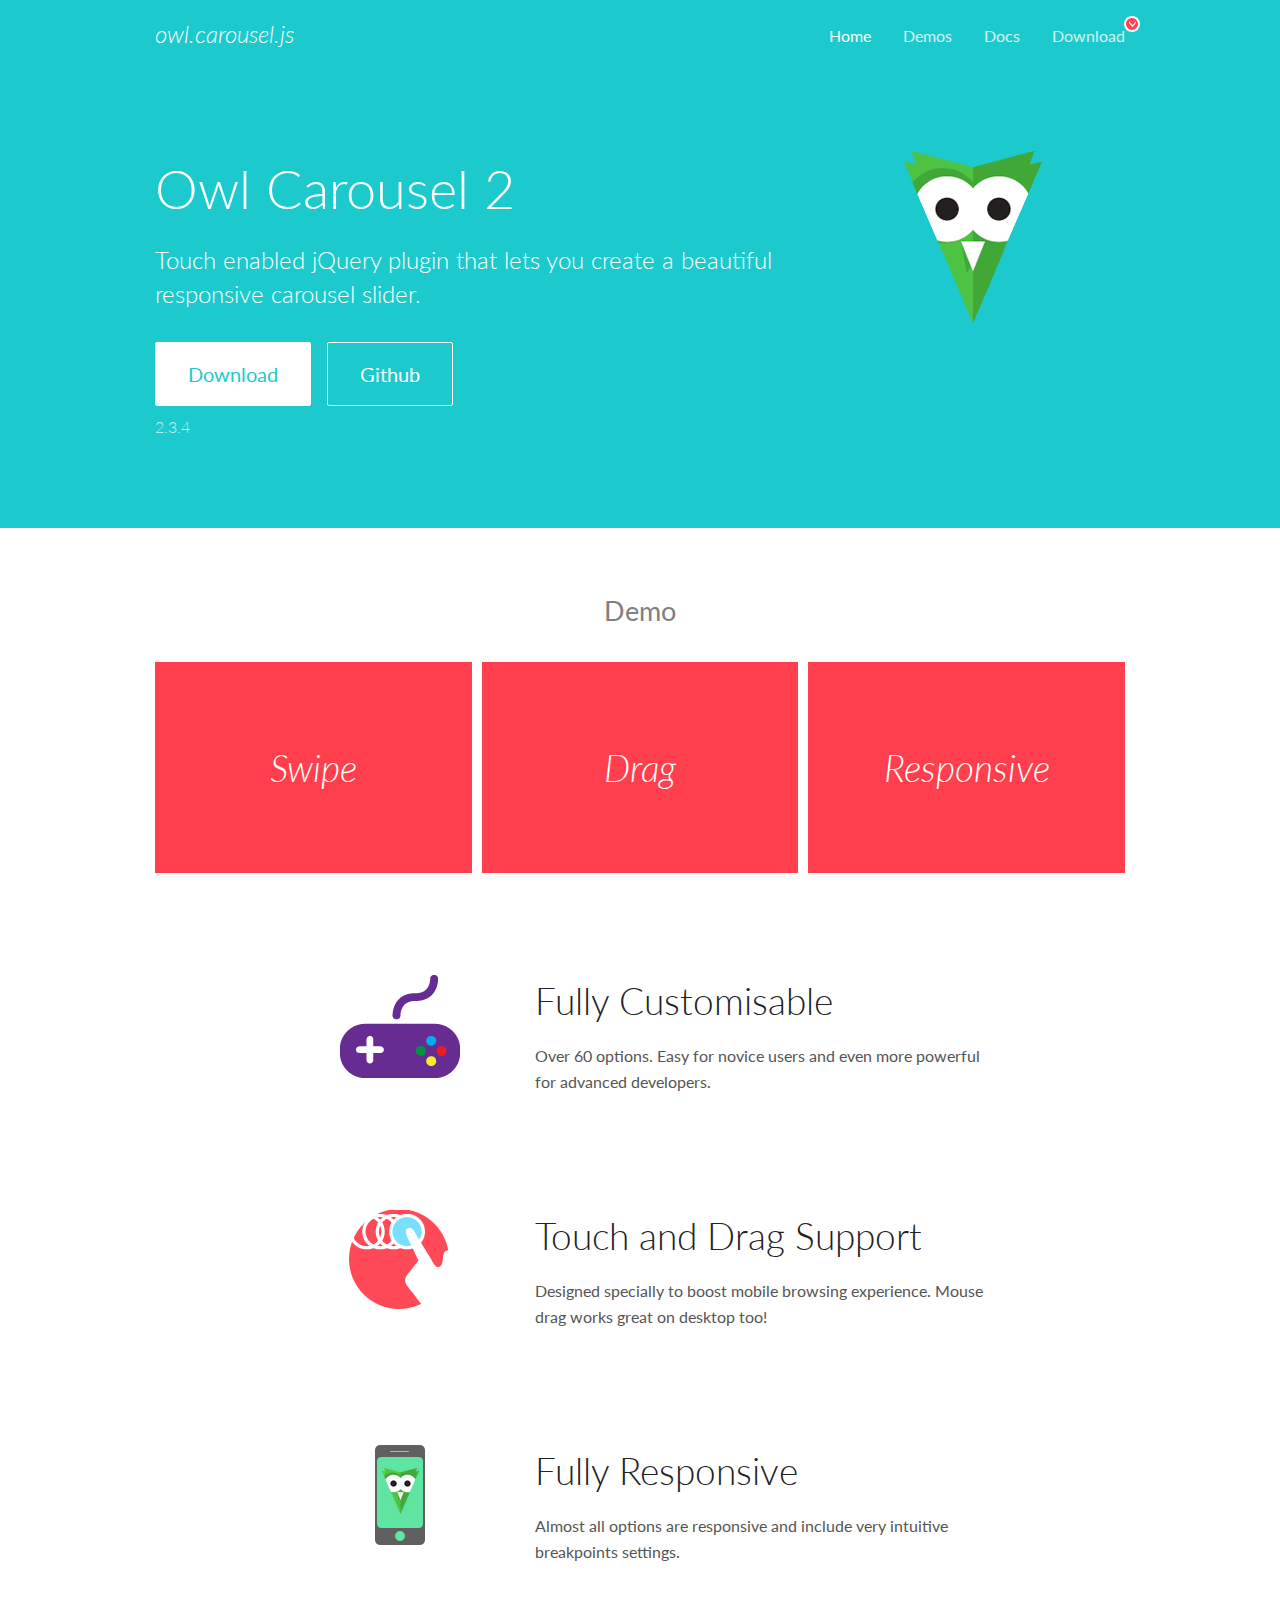
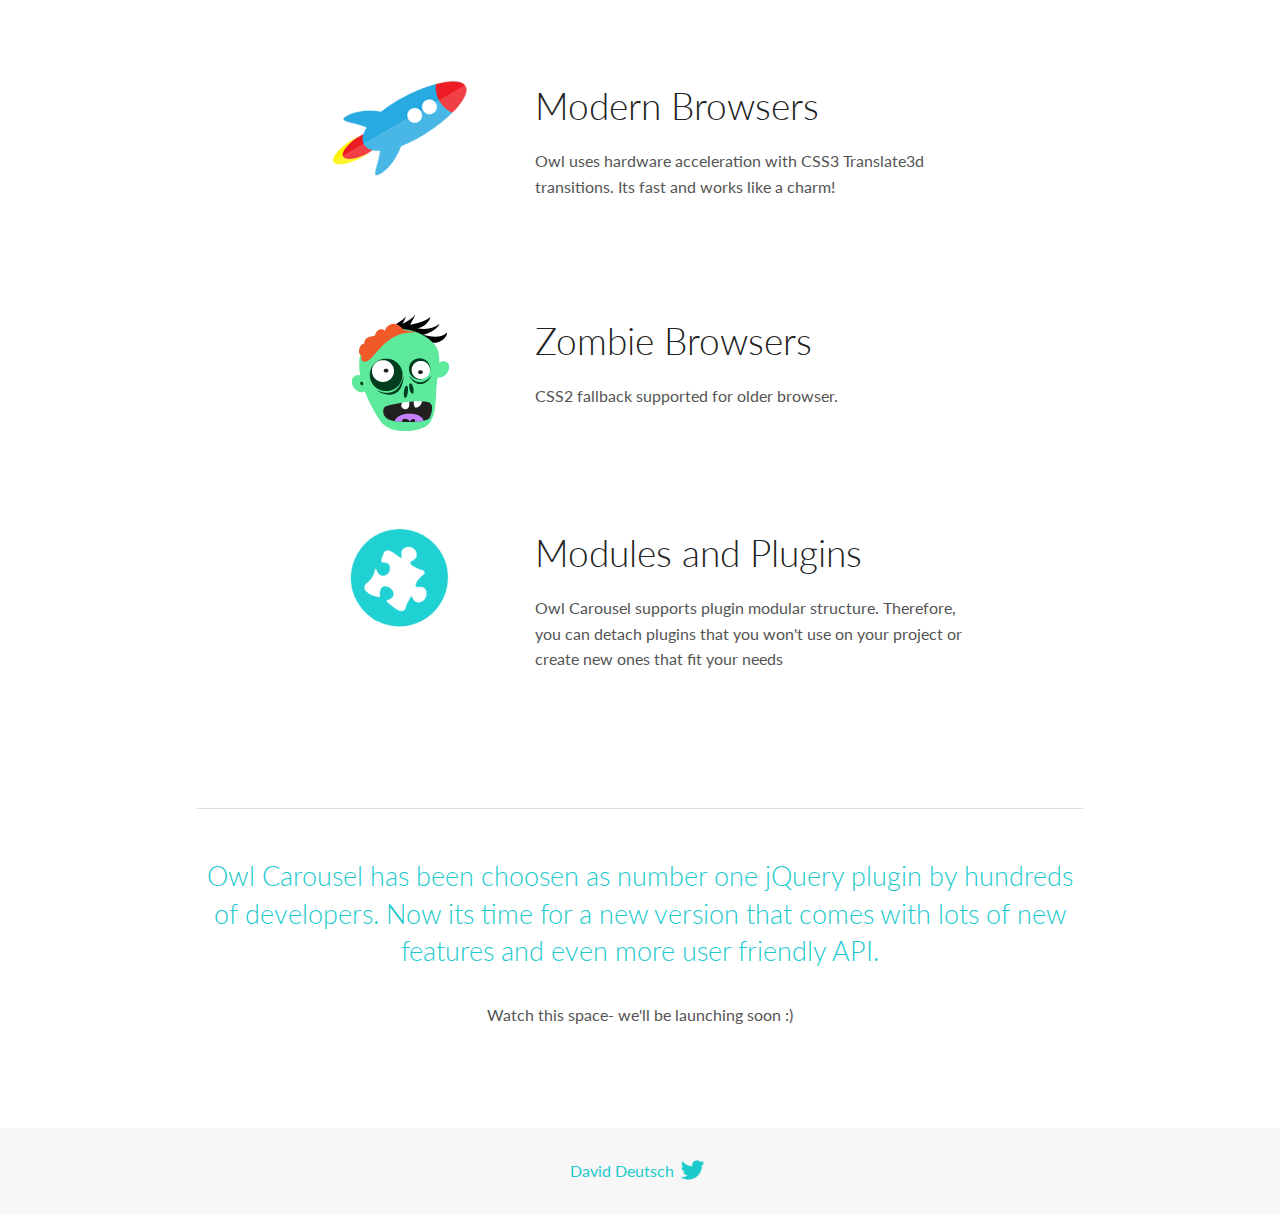
<file: OwlCarousel2-2.3.4/docs/index.html>
<!DOCTYPE html>
<html lang="en">
  <head>

    <!-- head -->
    <meta charset="utf-8">
    <meta name="msapplication-tap-highlight" content="no" />
    <meta name="viewport" content="width=device-width, initial-scale=1.0" />
    <meta name="description" content="Touch enabled jQuery plugin that lets you create beautiful responsive carousel slider.">
    <meta name="author" content="David Deutsch">
    <title>
      Home | Owl Carousel | 2.3.4
    </title>

    <!-- Stylesheets -->
    <link href='https://fonts.googleapis.com/css?family=Lato:300,400,700,400italic,300italic' rel='stylesheet' type='text/css'>
    <link rel="stylesheet" href="assets/css/docs.theme.min.css">

    <!-- Owl Stylesheets -->
    <link rel="stylesheet" href="assets/owlcarousel/assets/owl.carousel.min.css">
    <link rel="stylesheet" href="assets/owlcarousel/assets/owl.theme.default.min.css">

    <!-- HTML5 shim and Respond.js IE8 support of HTML5 elements and media queries -->

    <!--[if lt IE 9]>
      <script src="https://oss.maxcdn.com/libs/html5shiv/3.7.0/html5shiv.js"></script>
      <script src="https://oss.maxcdn.com/libs/respond.js/1.3.0/respond.min.js"></script>
    <![endif]-->

    <!-- Favicons -->
    <link rel="apple-touch-icon-precomposed" sizes="144x144" href="assets/ico/apple-touch-icon-144-precomposed.png">
    <link rel="shortcut icon" href="assets/ico/favicon.png">
    <link rel="shortcut icon" href="favicon.ico">

    <!-- Yeah i know js should not be in header. Its required for demos.-->

    <!-- javascript -->
    <script src="assets/vendors/jquery.min.js"></script>
    <script src="assets/owlcarousel/owl.carousel.js"></script>
  </head>
  <body>

    <!-- header -->
    <header class="header">
      <div class="row">
        <div class="large-12 columns">
          <div class="brand left">
            <h3>
              <a href="/OwlCarousel2/">owl.carousel.js</a> 
            </h3>
          </div>
          <a id="toggle-nav" class="right">
            <span></span> <span></span> <span></span> 
          </a> 
          <div class="nav-bar">
            <ul class="clearfix">
              <li class="active">
                <a href="/OwlCarousel2/index.html">Home</a> 
              </li>
              <li> <a href="/OwlCarousel2/demos/demos.html">Demos</a>  </li>
              <li> <a href="/OwlCarousel2/docs/started-welcome.html">Docs</a>  </li>
              <li>
                <a href="https://github.com/OwlCarousel2/OwlCarousel2/archive/2.3.4.zip">Download</a> 
                <span class="download"></span> 
              </li>
            </ul>
          </div>
        </div>
      </div>
    </header>

    <!-- home panel -->
    <section id="hero">
      <div class="row">
        <div class="large-8 medium-8 columns">
          <h1>Owl Carousel 2</h1>
          <h4>Touch enabled jQuery plugin that lets you create a beautiful responsive carousel slider.</h4>
          <a href="https://github.com/OwlCarousel2/OwlCarousel2/archive/2.3.4.zip" class="hero-button">Download</a> 
          <a href="https://github.com/OwlCarousel2/OwlCarousel2" class="hero-button outline">Github</a> 
          <p>2.3.4</p>
        </div>
        <div class="large-4 medium-4 columns">
          <img class="owl-logo" src="assets/img/owl-logo.png" alt="mr. Owl">
        </div>
      </div>
    </section>

    <!-- body -->
    <div class="home-demo">
      <div class="row">
        <div class="large-12 columns">
          <h3>Demo</h3>
          <div class="owl-carousel">
            <div class="item">
              <h2>Swipe</h2>
            </div>
            <div class="item">
              <h2>Drag</h2>
            </div>
            <div class="item">
              <h2>Responsive</h2>
            </div>
            <div class="item">
              <h2>CSS3</h2>
            </div>
            <div class="item">
              <h2>Fast</h2>
            </div>
            <div class="item">
              <h2>Easy</h2>
            </div>
            <div class="item">
              <h2>Free</h2>
            </div>
            <div class="item">
              <h2>Upgradable</h2>
            </div>
            <div class="item">
              <h2>Tons of options</h2>
            </div>
            <div class="item">
              <h2>Infinity</h2>
            </div>
            <div class="item">
              <h2>Auto Width</h2>
            </div>
          </div>
        </div>
      </div>
    </div>
    <script>
      var owl = $('.owl-carousel');
      owl.owlCarousel({
        margin: 10,
        loop: true,
        responsive: {
          0: {
            items: 1
          },
          600: {
            items: 2
          },
          1000: {
            items: 3
          }
        }
      })
    </script>

    <!-- features -->
    <div id="features">
      <div class="row">
        <div class="small-12 medium-9 small-centered columns">
          <section class="row feature">
            <div class="medium-4 small-12 columns">
              <img src="assets/img/feature-options.png" alt="">
            </div>
            <div class="medium-8 small-12 columns">
              <h2>Fully Customisable</h2>
              <p>Over 60 options. Easy for novice users and even more powerful for advanced developers.</p>
            </div>
          </section>
          <section class="row feature">
            <div class="medium-4 small-12 columns">
              <img src="assets/img/feature-drag.png" alt="">
            </div>
            <div class="medium-8 small-12 columns">
              <h2>Touch and Drag Support</h2>
              <p>Designed specially to boost mobile browsing experience. Mouse drag works great on desktop too!</p>
            </div>
          </section>
          <section class="row feature">
            <div class="medium-4 small-12 columns">
              <img src="assets/img/feature-responsive.png" alt="">
            </div>
            <div class="medium-8 small-12 columns">
              <h2>Fully Responsive</h2>
              <p>Almost all options are responsive and include very intuitive breakpoints settings.</p>
            </div>
          </section>
          <section class="row feature">
            <div class="medium-4 small-12 columns">
              <img src="assets/img/feature-modern.png" alt="">
            </div>
            <div class="medium-8 small-12 columns">
              <h2>Modern Browsers</h2>
              <p>Owl uses hardware acceleration with CSS3 Translate3d transitions. Its fast and works like a charm! </p>
            </div>
          </section>
          <section class="row feature">
            <div class="medium-4 small-12 columns">
              <img src="assets/img/feature-zombie.png" alt="">
            </div>
            <div class="medium-8 small-12 columns">
              <h2>Zombie Browsers</h2>
              <p>CSS2 fallback supported for older browser.</p>
            </div>
          </section>
          <section class="row feature">
            <div class="medium-4 small-12 columns">
              <img src="assets/img/feature-module.png" alt="">
            </div>
            <div class="medium-8 small-12 columns">
              <h2>Modules and Plugins</h2>
              <p>Owl Carousel supports plugin modular structure. Therefore, you can detach plugins that you won&#x27;t use on your project or create new ones that fit your needs</p>
            </div>
          </section>
        </div>
      </div>
    </div>

    <!-- footer -->
    <section id="teaser-text">
      <div class="row">
        <div class="small-12 medium-11 small-centered columns">
          <hr>
          <h3 id="owl-carousel-has-been-choosen-as-number-one-jquery-plugin-by-hundreds-of-developers-now-its-time-for-a-new-version-that-comes-with-lots-of-new-features-and-even-more-user-friendly-api-">Owl Carousel has been choosen as number one jQuery plugin by hundreds of developers. Now its time for a new version that comes with lots of new features and even more user friendly API.</h3>
          <p>Watch this space- we&#39;ll be launching soon :)</p>
        </div>
      </div>
    </section>

    <!-- footer -->
    <footer class="footer">
      <div class="row">
        <div class="large-12 columns">
          <h5>
            <a href="/OwlCarousel2/docs/support-contact.html">David Deutsch</a> 
            <a id="custom-tweet-button" href="https://twitter.com/share?url=https://github.com/OwlCarousel2/OwlCarousel2&text=Owl Carousel - This is so awesome! " target="_blank"></a> 
          </h5>
        </div>
      </div>
    </footer>

    <!-- vendors -->
    <script src="assets/vendors/highlight.js"></script>
    <script src="assets/js/app.js"></script>
  </body>
</html>
</file>
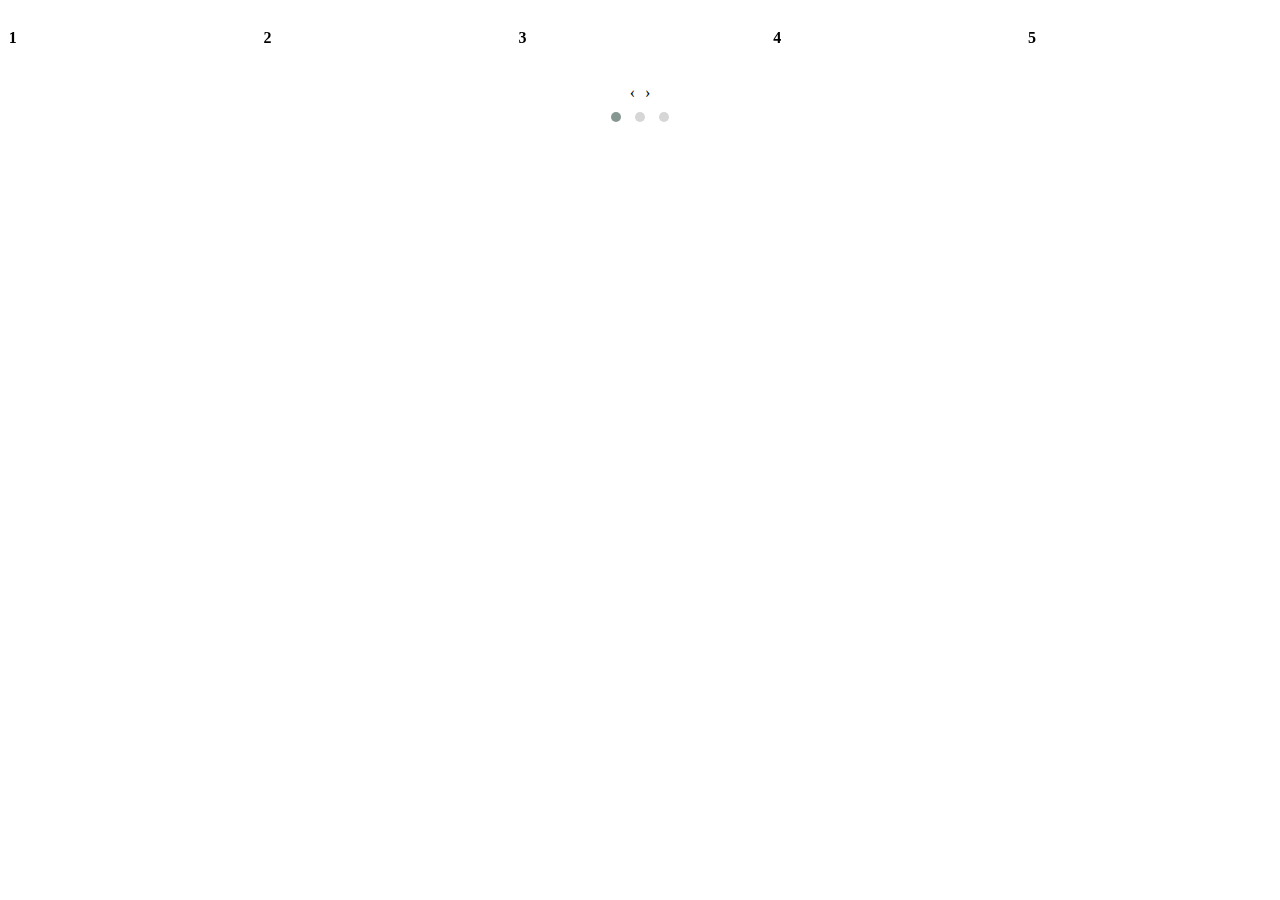
<file: test.html>
<!DOCTYPE html>
<html>
<head>
	<title></title>
  <link rel="stylesheet" type="text/css" href="OwlCarousel2-2.3.4/dist/assets/owl.carousel.min.css">
  <link rel="stylesheet" type="text/css" href="OwlCarousel2-2.3.4/dist/assets/owl.theme.default.min.css">

<body>
	<style type="text/css">

	</style>
<div class="owl-carousel owl-theme">
    <div class="item"><h4>1</h4></div>
    <div class="item"><h4>2</h4></div>
    <div class="item"><h4>3</h4></div>
    <div class="item"><h4>4</h4></div>
    <div class="item"><h4>5</h4></div>
    <div class="item"><h4>6</h4></div>
    <div class="item"><h4>7</h4></div>
    <div class="item"><h4>8</h4></div>
    <div class="item"><h4>9</h4></div>
    <div class="item"><h4>10</h4></div>
    <div class="item"><h4>11</h4></div>
    <div class="item"><h4>12</h4></div>
</div>
<script type="text/javascript" src="OwlCarousel2-2.3.4/docs/assets/vendors/jquery.min.js"></script>
<script type="text/javascript" src="OwlCarousel2-2.3.4/dist/owl.carousel.js"></script>
<script type="text/javascript">
$('.owl-carousel').owlCarousel({
    loop:true,
    margin:10,
    nav:true,
    responsive:{
        0:{
            items:1
        },
        600:{
            items:3
        },
        1000:{
            items:5
        }
    }
})
</script>
</body>
</html>
</file>
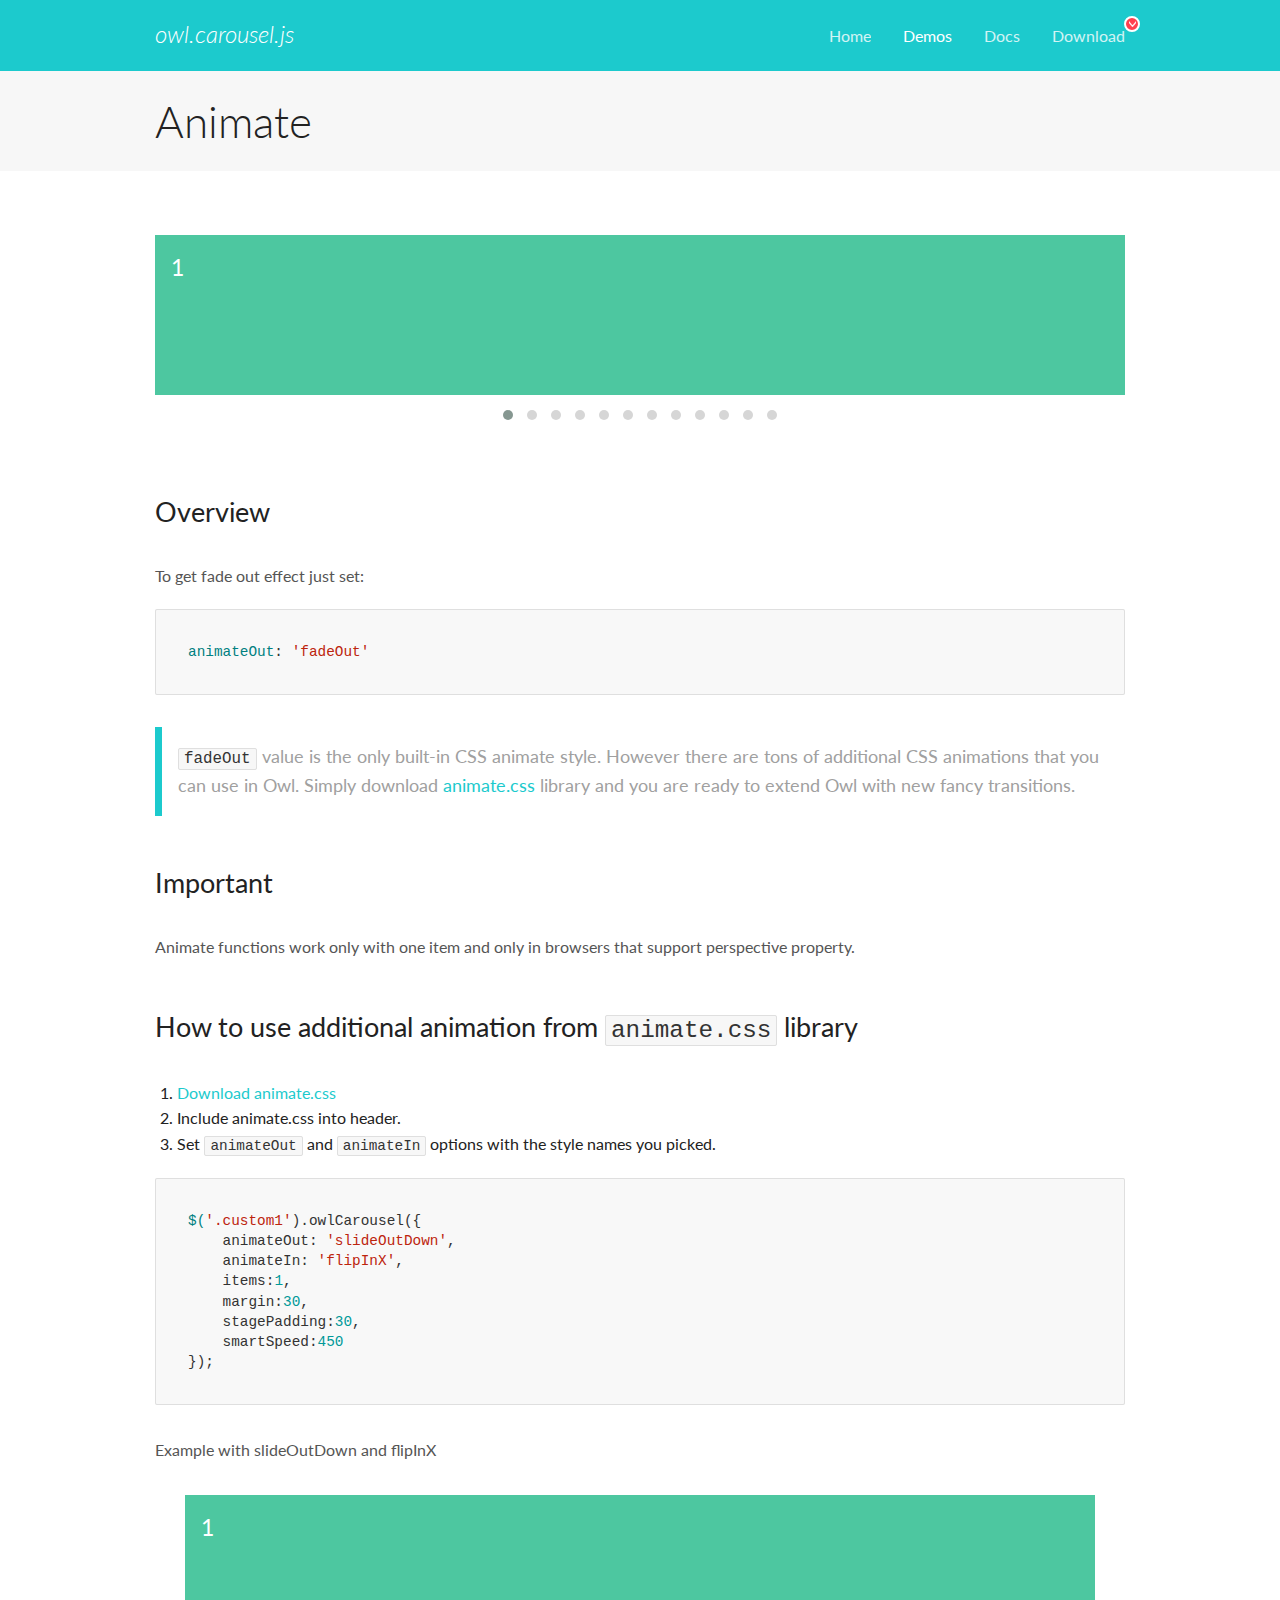
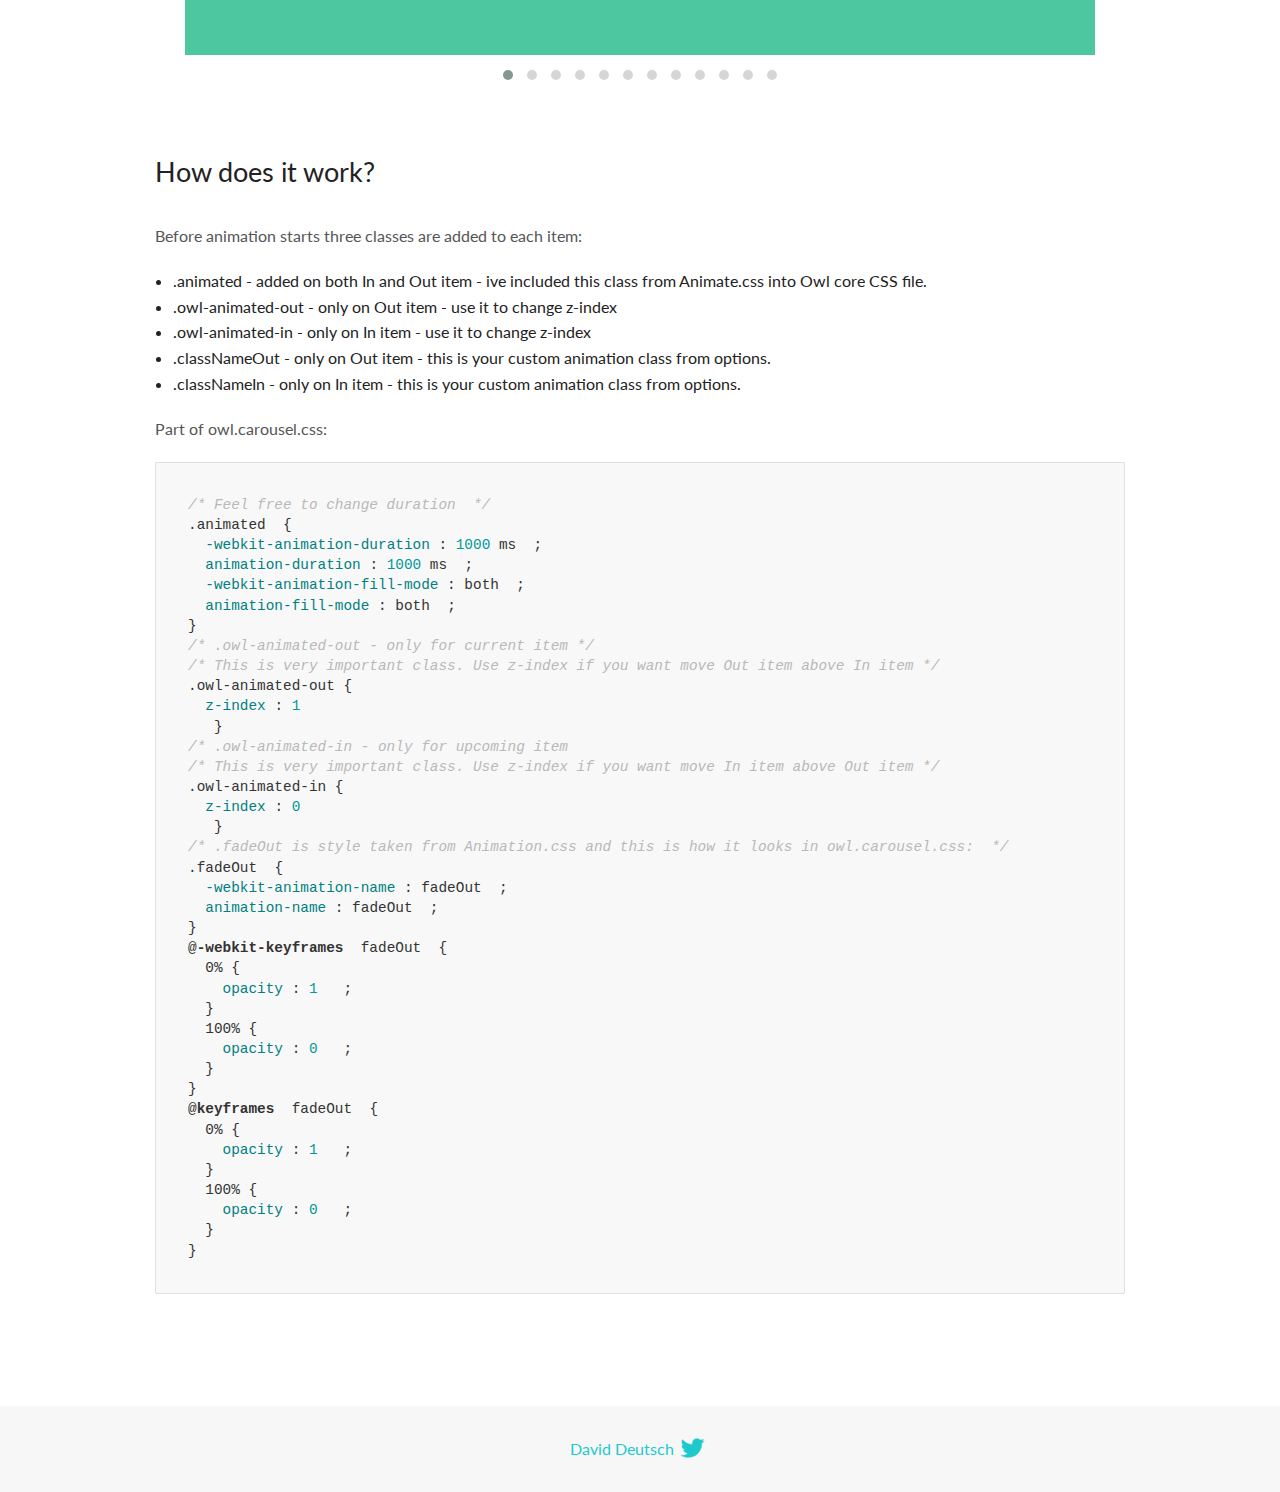
<file: OwlCarousel2-2.3.4/docs/demos/animate.html>
<!DOCTYPE html>
<html lang="en">
  <head>

    <!-- head -->
    <meta charset="utf-8">
    <meta name="msapplication-tap-highlight" content="no" />
    <meta name="viewport" content="width=device-width, initial-scale=1.0" />
    <meta name="description" content="Animate carousel">
    <meta name="author" content="David Deutsch">
    <title>
      Animate Demo | Owl Carousel | 2.3.4
    </title>

    <!-- Stylesheets -->
    <link href='https://fonts.googleapis.com/css?family=Lato:300,400,700,400italic,300italic' rel='stylesheet' type='text/css'>
    <link rel="stylesheet" href="../assets/css/docs.theme.min.css">

    <!-- Owl Stylesheets -->
    <link rel="stylesheet" href="../assets/owlcarousel/assets/owl.carousel.min.css">
    <link rel="stylesheet" href="../assets/owlcarousel/assets/owl.theme.default.min.css">

    <!-- HTML5 shim and Respond.js IE8 support of HTML5 elements and media queries -->

    <!--[if lt IE 9]>
      <script src="https://oss.maxcdn.com/libs/html5shiv/3.7.0/html5shiv.js"></script>
      <script src="https://oss.maxcdn.com/libs/respond.js/1.3.0/respond.min.js"></script>
    <![endif]-->

    <!-- Favicons -->
    <link rel="apple-touch-icon-precomposed" sizes="144x144" href="../assets/ico/apple-touch-icon-144-precomposed.png">
    <link rel="shortcut icon" href="../assets/ico/favicon.png">
    <link rel="shortcut icon" href="favicon.ico">

    <!-- Yeah i know js should not be in header. Its required for demos.-->

    <!-- javascript -->
    <script src="../assets/vendors/jquery.min.js"></script>
    <script src="../assets/owlcarousel/owl.carousel.js"></script>
  </head>
  <body>

    <!-- header -->
    <header class="header">
      <div class="row">
        <div class="large-12 columns">
          <div class="brand left">
            <h3>
              <a href="/OwlCarousel2/">owl.carousel.js</a> 
            </h3>
          </div>
          <a id="toggle-nav" class="right">
            <span></span> <span></span> <span></span> 
          </a> 
          <div class="nav-bar">
            <ul class="clearfix">
              <li> <a href="/OwlCarousel2/index.html">Home</a>  </li>
              <li class="active">
                <a href="/OwlCarousel2/demos/demos.html">Demos</a> 
              </li>
              <li> <a href="/OwlCarousel2/docs/started-welcome.html">Docs</a>  </li>
              <li>
                <a href="https://github.com/OwlCarousel2/OwlCarousel2/archive/2.3.4.zip">Download</a> 
                <span class="download"></span> 
              </li>
            </ul>
          </div>
        </div>
      </div>
    </header>

    <!-- title -->
    <section class="title">
      <div class="row">
        <div class="large-12 columns">
          <h1>Animate</h1>
        </div>
      </div>
    </section>

    <!--  Demos -->
    <section id="demos">
      <div class="row">
        <div class="large-12 columns">
          <div class="fadeOut owl-carousel owl-theme">
            <div class="item">
              <h4>1</h4>
            </div>
            <div class="item">
              <h4>2</h4>
            </div>
            <div class="item">
              <h4>3</h4>
            </div>
            <div class="item">
              <h4>4</h4>
            </div>
            <div class="item">
              <h4>5</h4>
            </div>
            <div class="item">
              <h4>6</h4>
            </div>
            <div class="item">
              <h4>7</h4>
            </div>
            <div class="item">
              <h4>8</h4>
            </div>
            <div class="item">
              <h4>9</h4>
            </div>
            <div class="item">
              <h4>10</h4>
            </div>
            <div class="item">
              <h4>11</h4>
            </div>
            <div class="item">
              <h4>12</h4>
            </div>
          </div>
          <h3 id="overview">Overview</h3>
          <p>To get fade out effect just set:</p>
          <pre><code>animateOut: &#39;fadeOut&#39;</code></pre>
          <blockquote>
            <p><code>fadeOut</code> value is the only built-in CSS animate style. However there are tons of additional CSS animations that you can use in Owl. Simply download
              <a href="https://daneden.github.io/animate.css/">animate.css</a>  library and you are ready to extend Owl with new fancy transitions.</p>
          </blockquote>
          <h3 id="important">Important</h3>
          <p>Animate functions work only with one item and only in browsers that support perspective property.</p>
          <h3 id="how-to-use-additional-animation-from-animate-css-library">How to use additional animation from <code>animate.css</code> library</h3>
          <ol>
            <li> <a href="https://daneden.github.io/animate.css/">Download animate.css</a>  </li>
            <li>Include animate.css into header.</li>
            <li>Set <code>animateOut</code> and <code>animateIn</code> options with the style names you picked.</li>
          </ol>
          <pre><code>$(&#39;.custom1&#39;).owlCarousel({
    animateOut: &#39;slideOutDown&#39;,
    animateIn: &#39;flipInX&#39;,
    items:1,
    margin:30,
    stagePadding:30,
    smartSpeed:450
});</code></pre>
          <p>Example with slideOutDown and flipInX</p>
          <div class="custom1 owl-carousel owl-theme">
            <div class="item">
              <h4>1</h4>
            </div>
            <div class="item">
              <h4>2</h4>
            </div>
            <div class="item">
              <h4>3</h4>
            </div>
            <div class="item">
              <h4>4</h4>
            </div>
            <div class="item">
              <h4>5</h4>
            </div>
            <div class="item">
              <h4>6</h4>
            </div>
            <div class="item">
              <h4>7</h4>
            </div>
            <div class="item">
              <h4>8</h4>
            </div>
            <div class="item">
              <h4>9</h4>
            </div>
            <div class="item">
              <h4>10</h4>
            </div>
            <div class="item">
              <h4>11</h4>
            </div>
            <div class="item">
              <h4>12</h4>
            </div>
          </div>
          <h3 id="how-does-it-work-">How does it work?</h3>
          <p>Before animation starts three classes are added to each item:</p>
          <ul>
            <li>.animated - added on both In and Out item - ive included this class from Animate.css into Owl core CSS file.</li>
            <li>.owl-animated-out - only on Out item - use it to change z-index</li>
            <li>.owl-animated-in - only on In item - use it to change z-index</li>
            <li>.classNameOut - only on Out item - this is your custom animation class from options.</li>
            <li>.classNameIn - only on In item - this is your custom animation class from options.</li>
          </ul>
          <p>Part of owl.carousel.css:</p>
          <pre><code class="language-css"><span class="comment">/* Feel free to change duration  */</span> 
<span class="class">.animated</span>  <span class="rules">{
  <span class="rule"><span class="attribute">-webkit-animation-duration</span> :<span class="value"> <span class="number">1000</span> ms</span> </span> ;
  <span class="rule"><span class="attribute">animation-duration</span> :<span class="value"> <span class="number">1000</span> ms</span> </span> ;
  <span class="rule"><span class="attribute">-webkit-animation-fill-mode</span> :<span class="value"> both</span> </span> ;
  <span class="rule"><span class="attribute">animation-fill-mode</span> :<span class="value"> both</span> </span> ;
<span class="rule">}</span> </span> 
<span class="comment">/* .owl-animated-out - only for current item */</span> 
<span class="comment">/* This is very important class. Use z-index if you want move Out item above In item */</span> 
<span class="class">.owl-animated-out</span> <span class="rules">{
  <span class="rule"><span class="attribute">z-index</span> :<span class="value"> <span class="number">1</span> 
</span> </span> </span> }
<span class="comment">/* .owl-animated-in - only for upcoming item
/* This is very important class. Use z-index if you want move In item above Out item */</span> 
<span class="class">.owl-animated-in</span> <span class="rules">{
  <span class="rule"><span class="attribute">z-index</span> :<span class="value"> <span class="number">0</span> 
</span> </span> </span> }
<span class="comment">/* .fadeOut is style taken from Animation.css and this is how it looks in owl.carousel.css:  */</span> 
<span class="class">.fadeOut</span>  <span class="rules">{
  <span class="rule"><span class="attribute">-webkit-animation-name</span> :<span class="value"> fadeOut</span> </span> ;
  <span class="rule"><span class="attribute">animation-name</span> :<span class="value"> fadeOut</span> </span> ;
<span class="rule">}</span> </span> 
<span class="at_rule">@<span class="keyword">-webkit-keyframes</span>  fadeOut </span> {
  0% <span class="rules">{
    <span class="rule"><span class="attribute">opacity</span> :<span class="value"> <span class="number">1</span> </span> </span> ;
  <span class="rule">}</span> </span> 
  100% <span class="rules">{
    <span class="rule"><span class="attribute">opacity</span> :<span class="value"> <span class="number">0</span> </span> </span> ;
  <span class="rule">}</span> </span> 
}
<span class="at_rule">@<span class="keyword">keyframes</span>  fadeOut </span> {
  0% <span class="rules">{
    <span class="rule"><span class="attribute">opacity</span> :<span class="value"> <span class="number">1</span> </span> </span> ;
  <span class="rule">}</span> </span> 
  100% <span class="rules">{
    <span class="rule"><span class="attribute">opacity</span> :<span class="value"> <span class="number">0</span> </span> </span> ;
  <span class="rule">}</span> </span> 
}</code></pre>
          <link rel="stylesheet" href="../assets/css/animate.css">
          <script>
            jQuery(document).ready(function($) {
              $('.fadeOut').owlCarousel({
                items: 1,
                animateOut: 'fadeOut',
                loop: true,
                margin: 10,
              });
              $('.custom1').owlCarousel({
                animateOut: 'slideOutDown',
                animateIn: 'flipInX',
                items: 1,
                margin: 30,
                stagePadding: 30,
                smartSpeed: 450
              });
            });
          </script>
        </div>
      </div>
    </section>

    <!-- footer -->
    <footer class="footer">
      <div class="row">
        <div class="large-12 columns">
          <h5>
            <a href="/OwlCarousel2/docs/support-contact.html">David Deutsch</a> 
            <a id="custom-tweet-button" href="https://twitter.com/share?url=https://github.com/OwlCarousel2/OwlCarousel2&text=Owl Carousel - This is so awesome! " target="_blank"></a> 
          </h5>
        </div>
      </div>
    </footer>

    <!-- vendors -->
    <script src="../assets/vendors/highlight.js"></script>
    <script src="../assets/js/app.js"></script>
  </body>
</html>
</file>
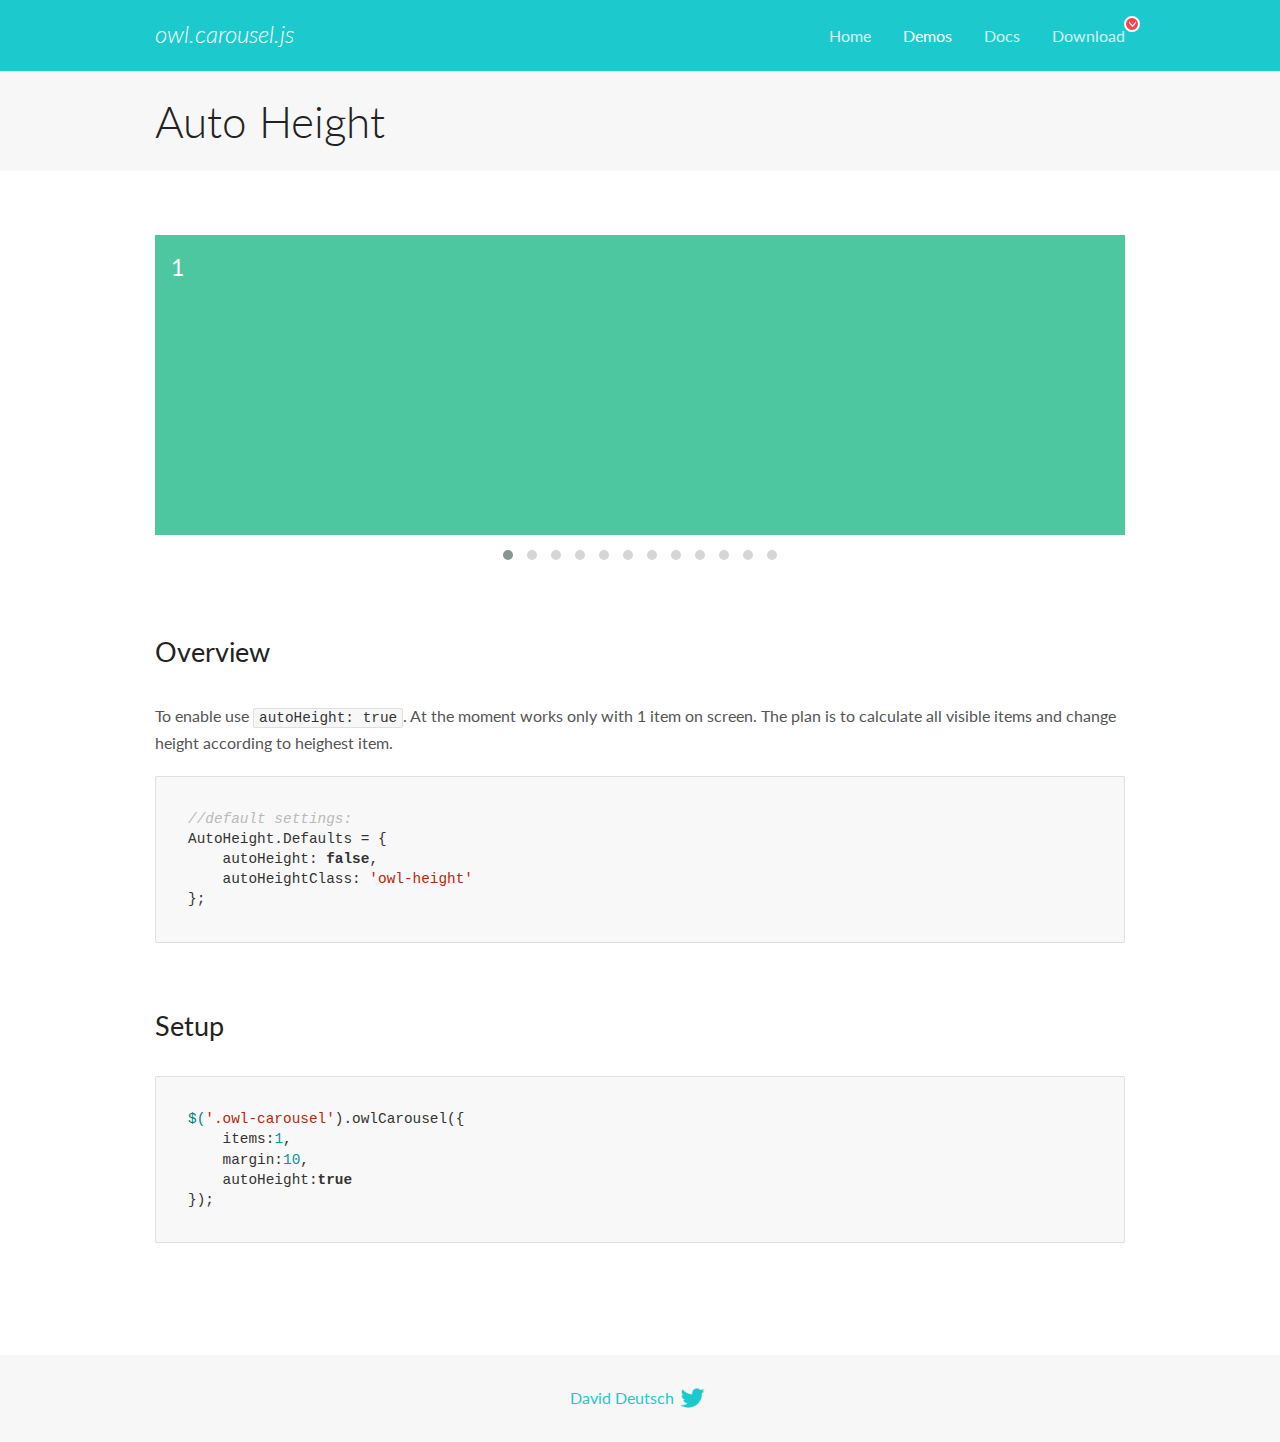
<file: OwlCarousel2-2.3.4/docs/demos/autoheight.html>
<!DOCTYPE html>
<html lang="en">
  <head>

    <!-- head -->
    <meta charset="utf-8">
    <meta name="msapplication-tap-highlight" content="no" />
    <meta name="viewport" content="width=device-width, initial-scale=1.0" />
    <meta name="description" content="autoHeight usage demo">
    <meta name="author" content="David Deutsch">
    <title>
      Auto Height Demo | Owl Carousel | 2.3.4
    </title>

    <!-- Stylesheets -->
    <link href='https://fonts.googleapis.com/css?family=Lato:300,400,700,400italic,300italic' rel='stylesheet' type='text/css'>
    <link rel="stylesheet" href="../assets/css/docs.theme.min.css">

    <!-- Owl Stylesheets -->
    <link rel="stylesheet" href="../assets/owlcarousel/assets/owl.carousel.min.css">
    <link rel="stylesheet" href="../assets/owlcarousel/assets/owl.theme.default.min.css">

    <!-- HTML5 shim and Respond.js IE8 support of HTML5 elements and media queries -->

    <!--[if lt IE 9]>
      <script src="https://oss.maxcdn.com/libs/html5shiv/3.7.0/html5shiv.js"></script>
      <script src="https://oss.maxcdn.com/libs/respond.js/1.3.0/respond.min.js"></script>
    <![endif]-->

    <!-- Favicons -->
    <link rel="apple-touch-icon-precomposed" sizes="144x144" href="../assets/ico/apple-touch-icon-144-precomposed.png">
    <link rel="shortcut icon" href="../assets/ico/favicon.png">
    <link rel="shortcut icon" href="favicon.ico">

    <!-- Yeah i know js should not be in header. Its required for demos.-->

    <!-- javascript -->
    <script src="../assets/vendors/jquery.min.js"></script>
    <script src="../assets/owlcarousel/owl.carousel.js"></script>
  </head>
  <body>

    <!-- header -->
    <header class="header">
      <div class="row">
        <div class="large-12 columns">
          <div class="brand left">
            <h3>
              <a href="/OwlCarousel2/">owl.carousel.js</a> 
            </h3>
          </div>
          <a id="toggle-nav" class="right">
            <span></span> <span></span> <span></span> 
          </a> 
          <div class="nav-bar">
            <ul class="clearfix">
              <li> <a href="/OwlCarousel2/index.html">Home</a>  </li>
              <li class="active">
                <a href="/OwlCarousel2/demos/demos.html">Demos</a> 
              </li>
              <li> <a href="/OwlCarousel2/docs/started-welcome.html">Docs</a>  </li>
              <li>
                <a href="https://github.com/OwlCarousel2/OwlCarousel2/archive/2.3.4.zip">Download</a> 
                <span class="download"></span> 
              </li>
            </ul>
          </div>
        </div>
      </div>
    </header>

    <!-- title -->
    <section class="title">
      <div class="row">
        <div class="large-12 columns">
          <h1>Auto Height</h1>
        </div>
      </div>
    </section>

    <!--  Demos -->
    <section id="demos">
      <div class="row">
        <div class="large-12 columns">
          <div class="owl-carousel owl-theme">
            <div class="item" style="height:300px">
              <h4>1</h4>
            </div>
            <div class="item" style="height:100px">
              <h4>2</h4>
            </div>
            <div class="item" style="height:500px">
              <h4>3</h4>
            </div>
            <div class="item" style="height:250px">
              <h4>4</h4>
            </div>
            <div class="item" style="height:400px">
              <h4>5</h4>
            </div>
            <div class="item" style="height:500px">
              <h4>6</h4>
            </div>
            <div class="item" style="height:600px">
              <h4>7</h4>
            </div>
            <div class="item" style="height:400px">
              <h4>8</h4>
            </div>
            <div class="item" style="height:300px">
              <h4>9</h4>
            </div>
            <div class="item" style="height:350px">
              <h4>10</h4>
            </div>
            <div class="item" style="height:200px">
              <h4>11</h4>
            </div>
            <div class="item" style="height:150px">
              <h4>12</h4>
            </div>
          </div>
          <h3 id="overview">Overview</h3>
          <p>To enable use <code>autoHeight: true</code>. At the moment works only with 1 item on screen. The plan is to calculate all visible items and change height according to heighest item.</p>
          <pre><code>//default settings:
AutoHeight.Defaults = {
    autoHeight: false,
    autoHeightClass: &#39;owl-height&#39;
};</code></pre>
          <h3 id="setup">Setup</h3>
          <pre><code>$(&#39;.owl-carousel&#39;).owlCarousel({
    items:1,
    margin:10,
    autoHeight:true
});</code></pre>
          <script>
            $(document).ready(function() {
              $('.owl-carousel').owlCarousel({
                items: 1,
                margin: 10,
                autoHeight: true
              });
            })
          </script>
        </div>
      </div>
    </section>

    <!-- footer -->
    <footer class="footer">
      <div class="row">
        <div class="large-12 columns">
          <h5>
            <a href="/OwlCarousel2/docs/support-contact.html">David Deutsch</a> 
            <a id="custom-tweet-button" href="https://twitter.com/share?url=https://github.com/OwlCarousel2/OwlCarousel2&text=Owl Carousel - This is so awesome! " target="_blank"></a> 
          </h5>
        </div>
      </div>
    </footer>

    <!-- vendors -->
    <script src="../assets/vendors/highlight.js"></script>
    <script src="../assets/js/app.js"></script>
  </body>
</html>
</file>
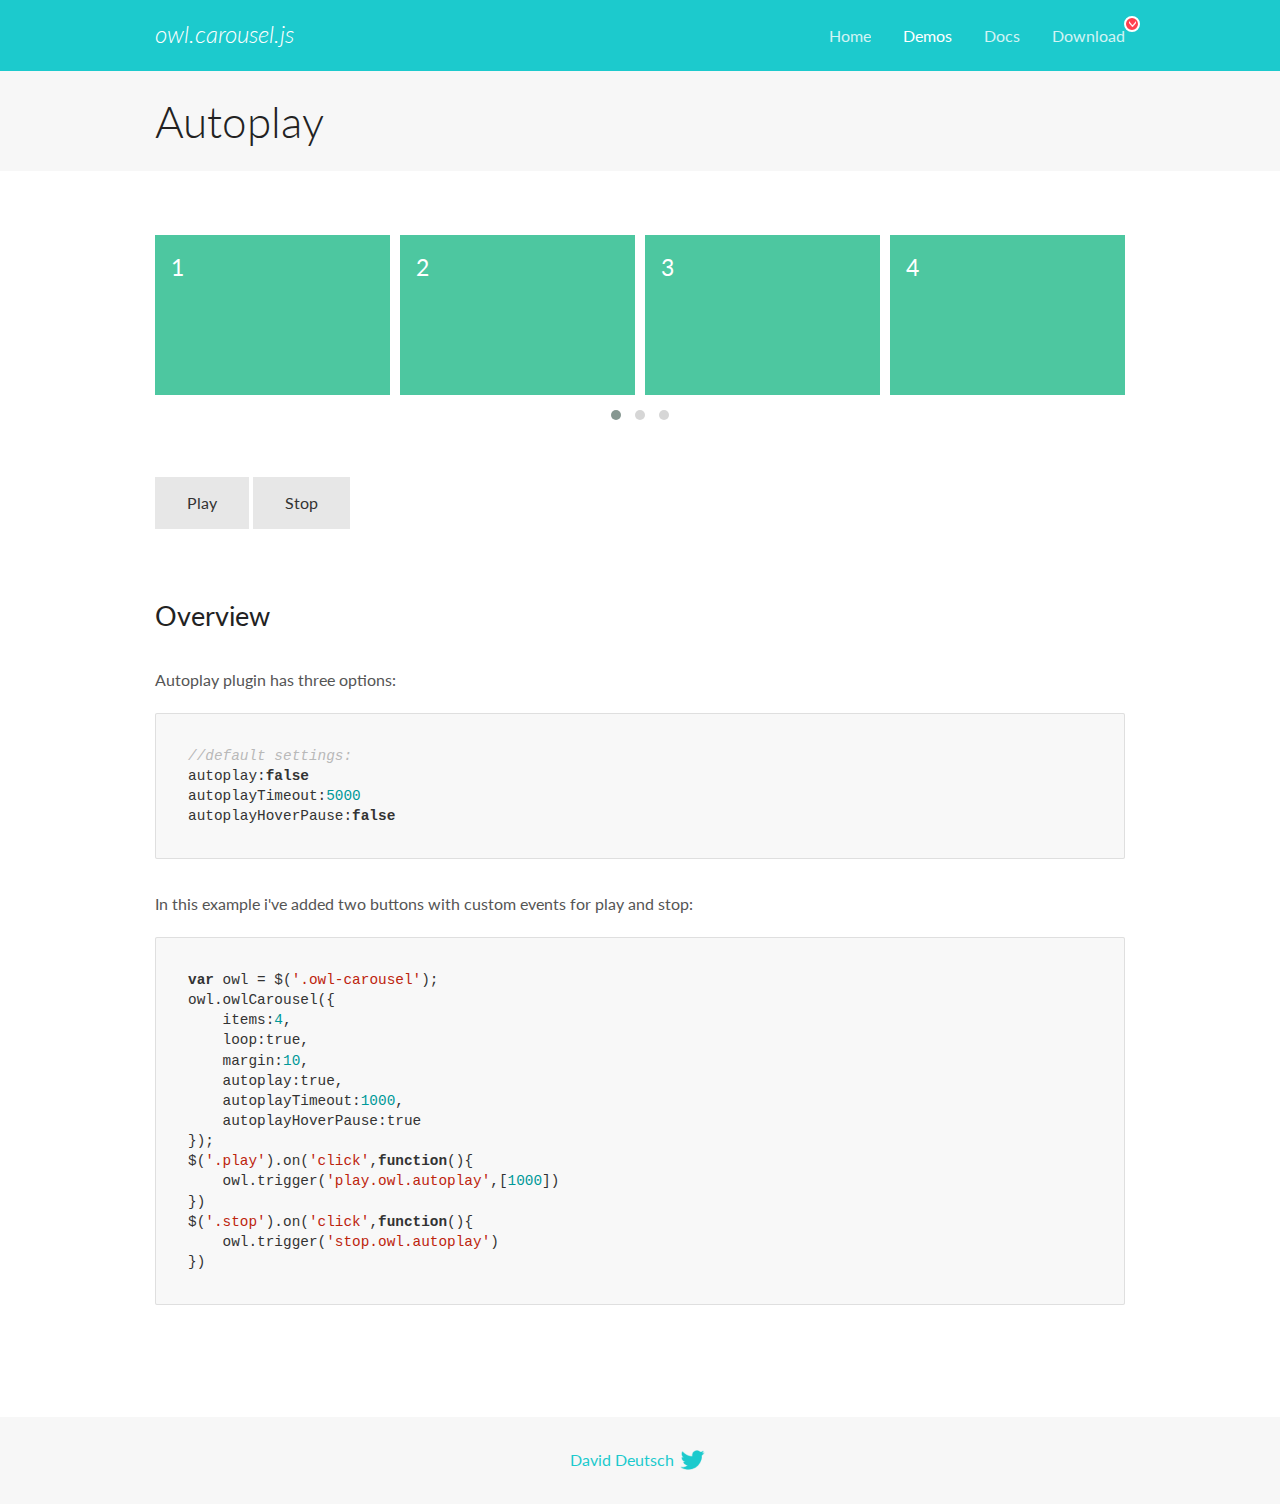
<file: OwlCarousel2-2.3.4/docs/demos/autoplay.html>
<!DOCTYPE html>
<html lang="en">
  <head>

    <!-- head -->
    <meta charset="utf-8">
    <meta name="msapplication-tap-highlight" content="no" />
    <meta name="viewport" content="width=device-width, initial-scale=1.0" />
    <meta name="description" content="Autoplay usage demo">
    <meta name="author" content="David Deutsch">
    <title>
      Autoplay Demo | Owl Carousel | 2.3.4
    </title>

    <!-- Stylesheets -->
    <link href='https://fonts.googleapis.com/css?family=Lato:300,400,700,400italic,300italic' rel='stylesheet' type='text/css'>
    <link rel="stylesheet" href="../assets/css/docs.theme.min.css">

    <!-- Owl Stylesheets -->
    <link rel="stylesheet" href="../assets/owlcarousel/assets/owl.carousel.min.css">
    <link rel="stylesheet" href="../assets/owlcarousel/assets/owl.theme.default.min.css">

    <!-- HTML5 shim and Respond.js IE8 support of HTML5 elements and media queries -->

    <!--[if lt IE 9]>
      <script src="https://oss.maxcdn.com/libs/html5shiv/3.7.0/html5shiv.js"></script>
      <script src="https://oss.maxcdn.com/libs/respond.js/1.3.0/respond.min.js"></script>
    <![endif]-->

    <!-- Favicons -->
    <link rel="apple-touch-icon-precomposed" sizes="144x144" href="../assets/ico/apple-touch-icon-144-precomposed.png">
    <link rel="shortcut icon" href="../assets/ico/favicon.png">
    <link rel="shortcut icon" href="favicon.ico">

    <!-- Yeah i know js should not be in header. Its required for demos.-->

    <!-- javascript -->
    <script src="../assets/vendors/jquery.min.js"></script>
    <script src="../assets/owlcarousel/owl.carousel.js"></script>
  </head>
  <body>

    <!-- header -->
    <header class="header">
      <div class="row">
        <div class="large-12 columns">
          <div class="brand left">
            <h3>
              <a href="/OwlCarousel2/">owl.carousel.js</a> 
            </h3>
          </div>
          <a id="toggle-nav" class="right">
            <span></span> <span></span> <span></span> 
          </a> 
          <div class="nav-bar">
            <ul class="clearfix">
              <li> <a href="/OwlCarousel2/index.html">Home</a>  </li>
              <li class="active">
                <a href="/OwlCarousel2/demos/demos.html">Demos</a> 
              </li>
              <li> <a href="/OwlCarousel2/docs/started-welcome.html">Docs</a>  </li>
              <li>
                <a href="https://github.com/OwlCarousel2/OwlCarousel2/archive/2.3.4.zip">Download</a> 
                <span class="download"></span> 
              </li>
            </ul>
          </div>
        </div>
      </div>
    </header>

    <!-- title -->
    <section class="title">
      <div class="row">
        <div class="large-12 columns">
          <h1>Autoplay</h1>
        </div>
      </div>
    </section>

    <!--  Demos -->
    <section id="demos">
      <div class="row">
        <div class="large-12 columns">
          <div class="owl-carousel owl-theme">
            <div class="item">
              <h4>1</h4>
            </div>
            <div class="item">
              <h4>2</h4>
            </div>
            <div class="item">
              <h4>3</h4>
            </div>
            <div class="item">
              <h4>4</h4>
            </div>
            <div class="item">
              <h4>5</h4>
            </div>
            <div class="item">
              <h4>6</h4>
            </div>
            <div class="item">
              <h4>7</h4>
            </div>
            <div class="item">
              <h4>8</h4>
            </div>
            <div class="item">
              <h4>9</h4>
            </div>
            <div class="item">
              <h4>10</h4>
            </div>
            <div class="item">
              <h4>11</h4>
            </div>
            <div class="item">
              <h4>12</h4>
            </div>
          </div>
          <a class="button secondary play">Play</a> 
          <a class="button secondary stop">Stop</a> 
          <h3 id="overview">Overview</h3>
          <p>Autoplay plugin has three options:</p>
          <pre><code>//default settings:
autoplay:false
autoplayTimeout:5000
autoplayHoverPause:false</code></pre>
          <p>In this example i&#39;ve added two buttons with custom events for play and stop:</p>
          <pre><code>var owl = $(&#39;.owl-carousel&#39;);
owl.owlCarousel({
    items:4,
    loop:true,
    margin:10,
    autoplay:true,
    autoplayTimeout:1000,
    autoplayHoverPause:true
});
$(&#39;.play&#39;).on(&#39;click&#39;,function(){
    owl.trigger(&#39;play.owl.autoplay&#39;,[1000])
})
$(&#39;.stop&#39;).on(&#39;click&#39;,function(){
    owl.trigger(&#39;stop.owl.autoplay&#39;)
})</code></pre>
          <script>
            $(document).ready(function() {
              var owl = $('.owl-carousel');
              owl.owlCarousel({
                items: 4,
                loop: true,
                margin: 10,
                autoplay: true,
                autoplayTimeout: 1000,
                autoplayHoverPause: true
              });
              $('.play').on('click', function() {
                owl.trigger('play.owl.autoplay', [1000])
              })
              $('.stop').on('click', function() {
                owl.trigger('stop.owl.autoplay')
              })
            })
          </script>
        </div>
      </div>
    </section>

    <!-- footer -->
    <footer class="footer">
      <div class="row">
        <div class="large-12 columns">
          <h5>
            <a href="/OwlCarousel2/docs/support-contact.html">David Deutsch</a> 
            <a id="custom-tweet-button" href="https://twitter.com/share?url=https://github.com/OwlCarousel2/OwlCarousel2&text=Owl Carousel - This is so awesome! " target="_blank"></a> 
          </h5>
        </div>
      </div>
    </footer>

    <!-- vendors -->
    <script src="../assets/vendors/highlight.js"></script>
    <script src="../assets/js/app.js"></script>
  </body>
</html>
</file>
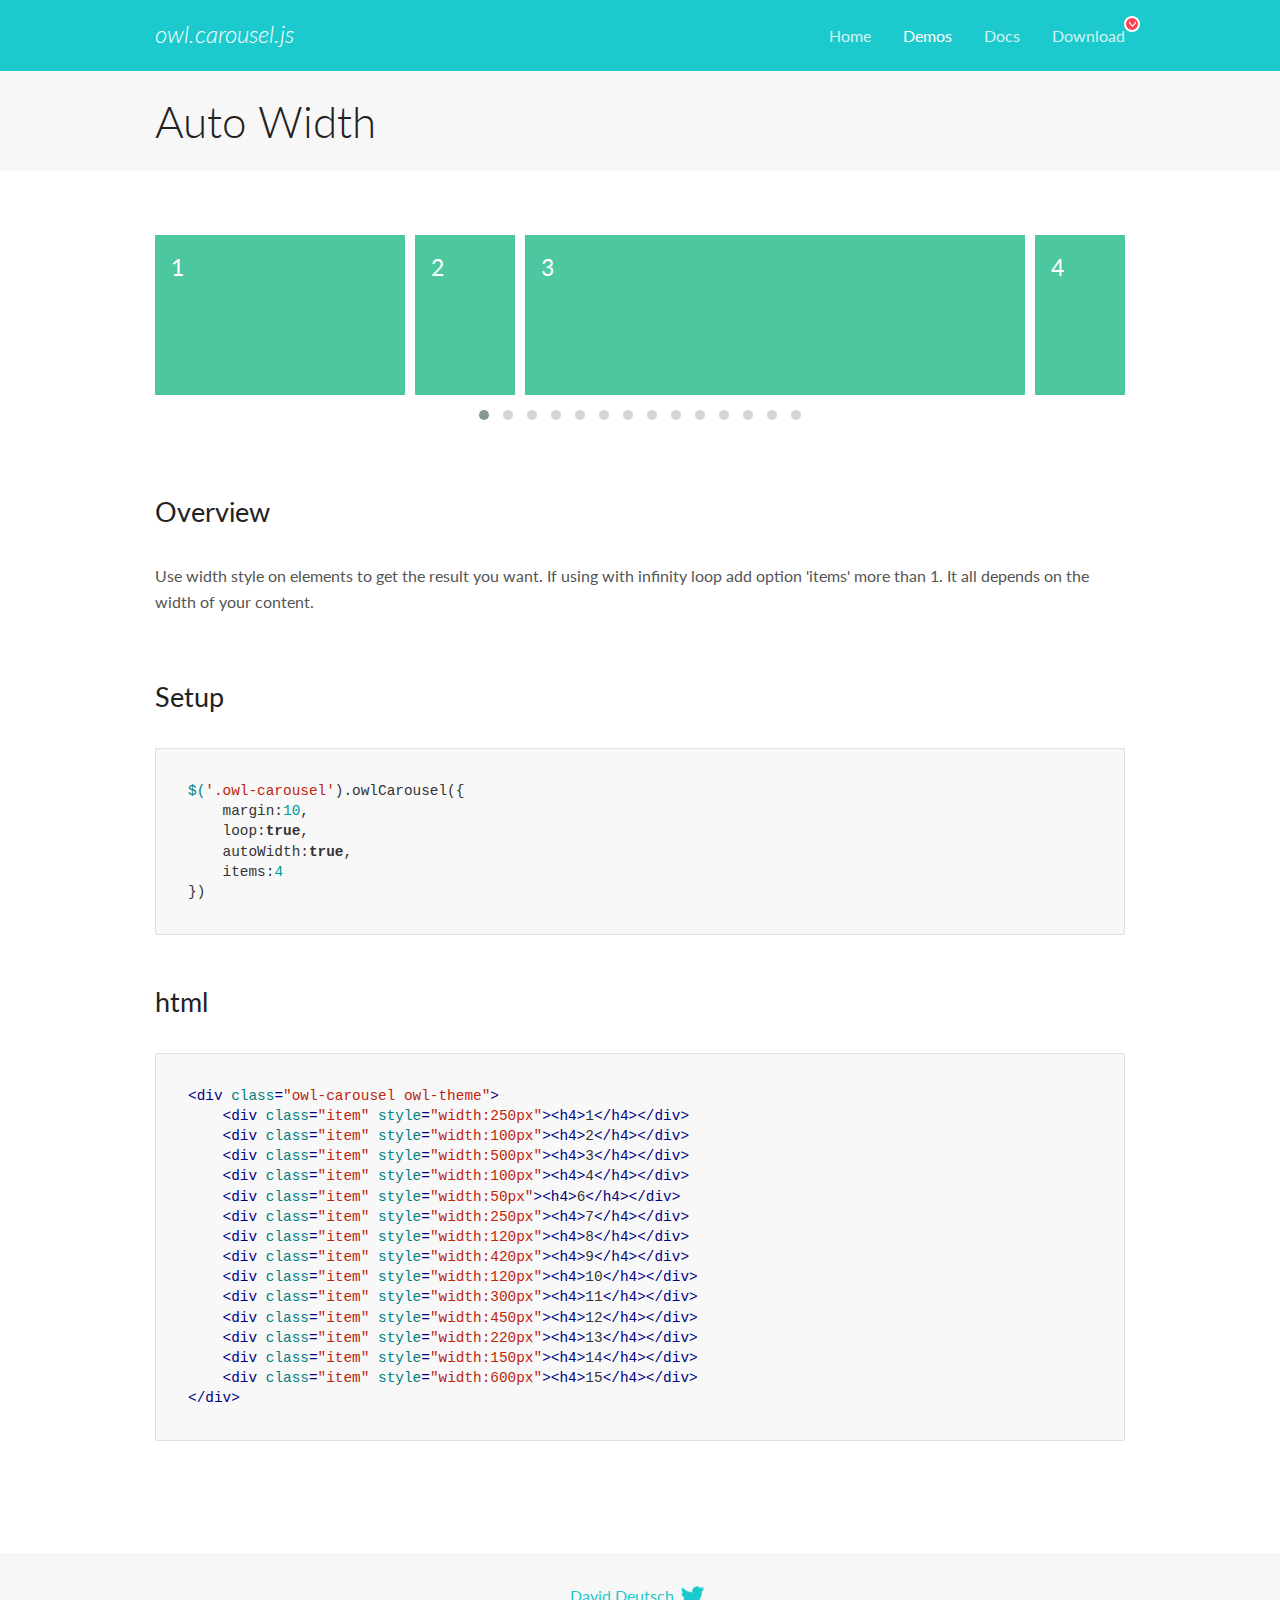
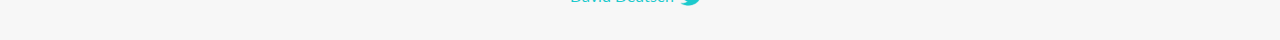
<file: OwlCarousel2-2.3.4/docs/demos/autowidth.html>
<!DOCTYPE html>
<html lang="en">
  <head>

    <!-- head -->
    <meta charset="utf-8">
    <meta name="msapplication-tap-highlight" content="no" />
    <meta name="viewport" content="width=device-width, initial-scale=1.0" />
    <meta name="description" content="Auto Width">
    <meta name="author" content="David Deutsch">
    <title>
      Auto Width Demo | Owl Carousel | 2.3.4
    </title>

    <!-- Stylesheets -->
    <link href='https://fonts.googleapis.com/css?family=Lato:300,400,700,400italic,300italic' rel='stylesheet' type='text/css'>
    <link rel="stylesheet" href="../assets/css/docs.theme.min.css">

    <!-- Owl Stylesheets -->
    <link rel="stylesheet" href="../assets/owlcarousel/assets/owl.carousel.min.css">
    <link rel="stylesheet" href="../assets/owlcarousel/assets/owl.theme.default.min.css">

    <!-- HTML5 shim and Respond.js IE8 support of HTML5 elements and media queries -->

    <!--[if lt IE 9]>
      <script src="https://oss.maxcdn.com/libs/html5shiv/3.7.0/html5shiv.js"></script>
      <script src="https://oss.maxcdn.com/libs/respond.js/1.3.0/respond.min.js"></script>
    <![endif]-->

    <!-- Favicons -->
    <link rel="apple-touch-icon-precomposed" sizes="144x144" href="../assets/ico/apple-touch-icon-144-precomposed.png">
    <link rel="shortcut icon" href="../assets/ico/favicon.png">
    <link rel="shortcut icon" href="favicon.ico">

    <!-- Yeah i know js should not be in header. Its required for demos.-->

    <!-- javascript -->
    <script src="../assets/vendors/jquery.min.js"></script>
    <script src="../assets/owlcarousel/owl.carousel.js"></script>
  </head>
  <body>

    <!-- header -->
    <header class="header">
      <div class="row">
        <div class="large-12 columns">
          <div class="brand left">
            <h3>
              <a href="/OwlCarousel2/">owl.carousel.js</a> 
            </h3>
          </div>
          <a id="toggle-nav" class="right">
            <span></span> <span></span> <span></span> 
          </a> 
          <div class="nav-bar">
            <ul class="clearfix">
              <li> <a href="/OwlCarousel2/index.html">Home</a>  </li>
              <li class="active">
                <a href="/OwlCarousel2/demos/demos.html">Demos</a> 
              </li>
              <li> <a href="/OwlCarousel2/docs/started-welcome.html">Docs</a>  </li>
              <li>
                <a href="https://github.com/OwlCarousel2/OwlCarousel2/archive/2.3.4.zip">Download</a> 
                <span class="download"></span> 
              </li>
            </ul>
          </div>
        </div>
      </div>
    </header>

    <!-- title -->
    <section class="title">
      <div class="row">
        <div class="large-12 columns">
          <h1>Auto Width</h1>
        </div>
      </div>
    </section>

    <!--  Demos -->
    <section id="demos">
      <div class="row">
        <div class="large-12 columns">
          <div class="owl-carousel owl-theme">
            <div class="item" style="width:250px">
              <h4>1</h4>
            </div>
            <div class="item" style="width:100px">
              <h4>2</h4>
            </div>
            <div class="item" style="width:500px">
              <h4>3</h4>
            </div>
            <div class="item" style="width:100px">
              <h4>4</h4>
            </div>
            <div class="item" style="width:50px">
              <h4>6</h4>
            </div>
            <div class="item" style="width:250px">
              <h4>7</h4>
            </div>
            <div class="item" style="width:120px">
              <h4>8</h4>
            </div>
            <div class="item" style="width:420px">
              <h4>9</h4>
            </div>
            <div class="item" style="width:120px">
              <h4>10</h4>
            </div>
            <div class="item" style="width:300px">
              <h4>11</h4>
            </div>
            <div class="item" style="width:450px">
              <h4>12</h4>
            </div>
            <div class="item" style="width:220px">
              <h4>13</h4>
            </div>
            <div class="item" style="width:150px">
              <h4>14</h4>
            </div>
            <div class="item" style="width:600px">
              <h4>15</h4>
            </div>
          </div>
          <h3 id="overview">Overview</h3>
          <p>Use width style on elements to get the result you want. If using with infinity loop add option &#39;items&#39; more than 1. It all depends on the width of your content.</p>
          <h3 id="setup">Setup</h3>
          <pre><code>$(&#39;.owl-carousel&#39;).owlCarousel({
    margin:10,
    loop:true,
    autoWidth:true,
    items:4
})</code></pre>
          <h3 id="html">html</h3>
          <pre><code>&lt;div class=&quot;owl-carousel owl-theme&quot;&gt;
    &lt;div class=&quot;item&quot; style=&quot;width:250px&quot;&gt;&lt;h4&gt;1&lt;/h4&gt;&lt;/div&gt;
    &lt;div class=&quot;item&quot; style=&quot;width:100px&quot;&gt;&lt;h4&gt;2&lt;/h4&gt;&lt;/div&gt;
    &lt;div class=&quot;item&quot; style=&quot;width:500px&quot;&gt;&lt;h4&gt;3&lt;/h4&gt;&lt;/div&gt;
    &lt;div class=&quot;item&quot; style=&quot;width:100px&quot;&gt;&lt;h4&gt;4&lt;/h4&gt;&lt;/div&gt;
    &lt;div class=&quot;item&quot; style=&quot;width:50px&quot;&gt;&lt;h4&gt;6&lt;/h4&gt;&lt;/div&gt;
    &lt;div class=&quot;item&quot; style=&quot;width:250px&quot;&gt;&lt;h4&gt;7&lt;/h4&gt;&lt;/div&gt;
    &lt;div class=&quot;item&quot; style=&quot;width:120px&quot;&gt;&lt;h4&gt;8&lt;/h4&gt;&lt;/div&gt;
    &lt;div class=&quot;item&quot; style=&quot;width:420px&quot;&gt;&lt;h4&gt;9&lt;/h4&gt;&lt;/div&gt;
    &lt;div class=&quot;item&quot; style=&quot;width:120px&quot;&gt;&lt;h4&gt;10&lt;/h4&gt;&lt;/div&gt;
    &lt;div class=&quot;item&quot; style=&quot;width:300px&quot;&gt;&lt;h4&gt;11&lt;/h4&gt;&lt;/div&gt;
    &lt;div class=&quot;item&quot; style=&quot;width:450px&quot;&gt;&lt;h4&gt;12&lt;/h4&gt;&lt;/div&gt;
    &lt;div class=&quot;item&quot; style=&quot;width:220px&quot;&gt;&lt;h4&gt;13&lt;/h4&gt;&lt;/div&gt;
    &lt;div class=&quot;item&quot; style=&quot;width:150px&quot;&gt;&lt;h4&gt;14&lt;/h4&gt;&lt;/div&gt;
    &lt;div class=&quot;item&quot; style=&quot;width:600px&quot;&gt;&lt;h4&gt;15&lt;/h4&gt;&lt;/div&gt;
&lt;/div&gt;</code></pre>
          <script>
            $(document).ready(function() {
              $('.owl-carousel').owlCarousel({
                margin: 10,
                loop: true,
                autoWidth: true,
                items: 4
              })
            })
          </script>
        </div>
      </div>
    </section>

    <!-- footer -->
    <footer class="footer">
      <div class="row">
        <div class="large-12 columns">
          <h5>
            <a href="/OwlCarousel2/docs/support-contact.html">David Deutsch</a> 
            <a id="custom-tweet-button" href="https://twitter.com/share?url=https://github.com/OwlCarousel2/OwlCarousel2&text=Owl Carousel - This is so awesome! " target="_blank"></a> 
          </h5>
        </div>
      </div>
    </footer>

    <!-- vendors -->
    <script src="../assets/vendors/highlight.js"></script>
    <script src="../assets/js/app.js"></script>
  </body>
</html>
</file>
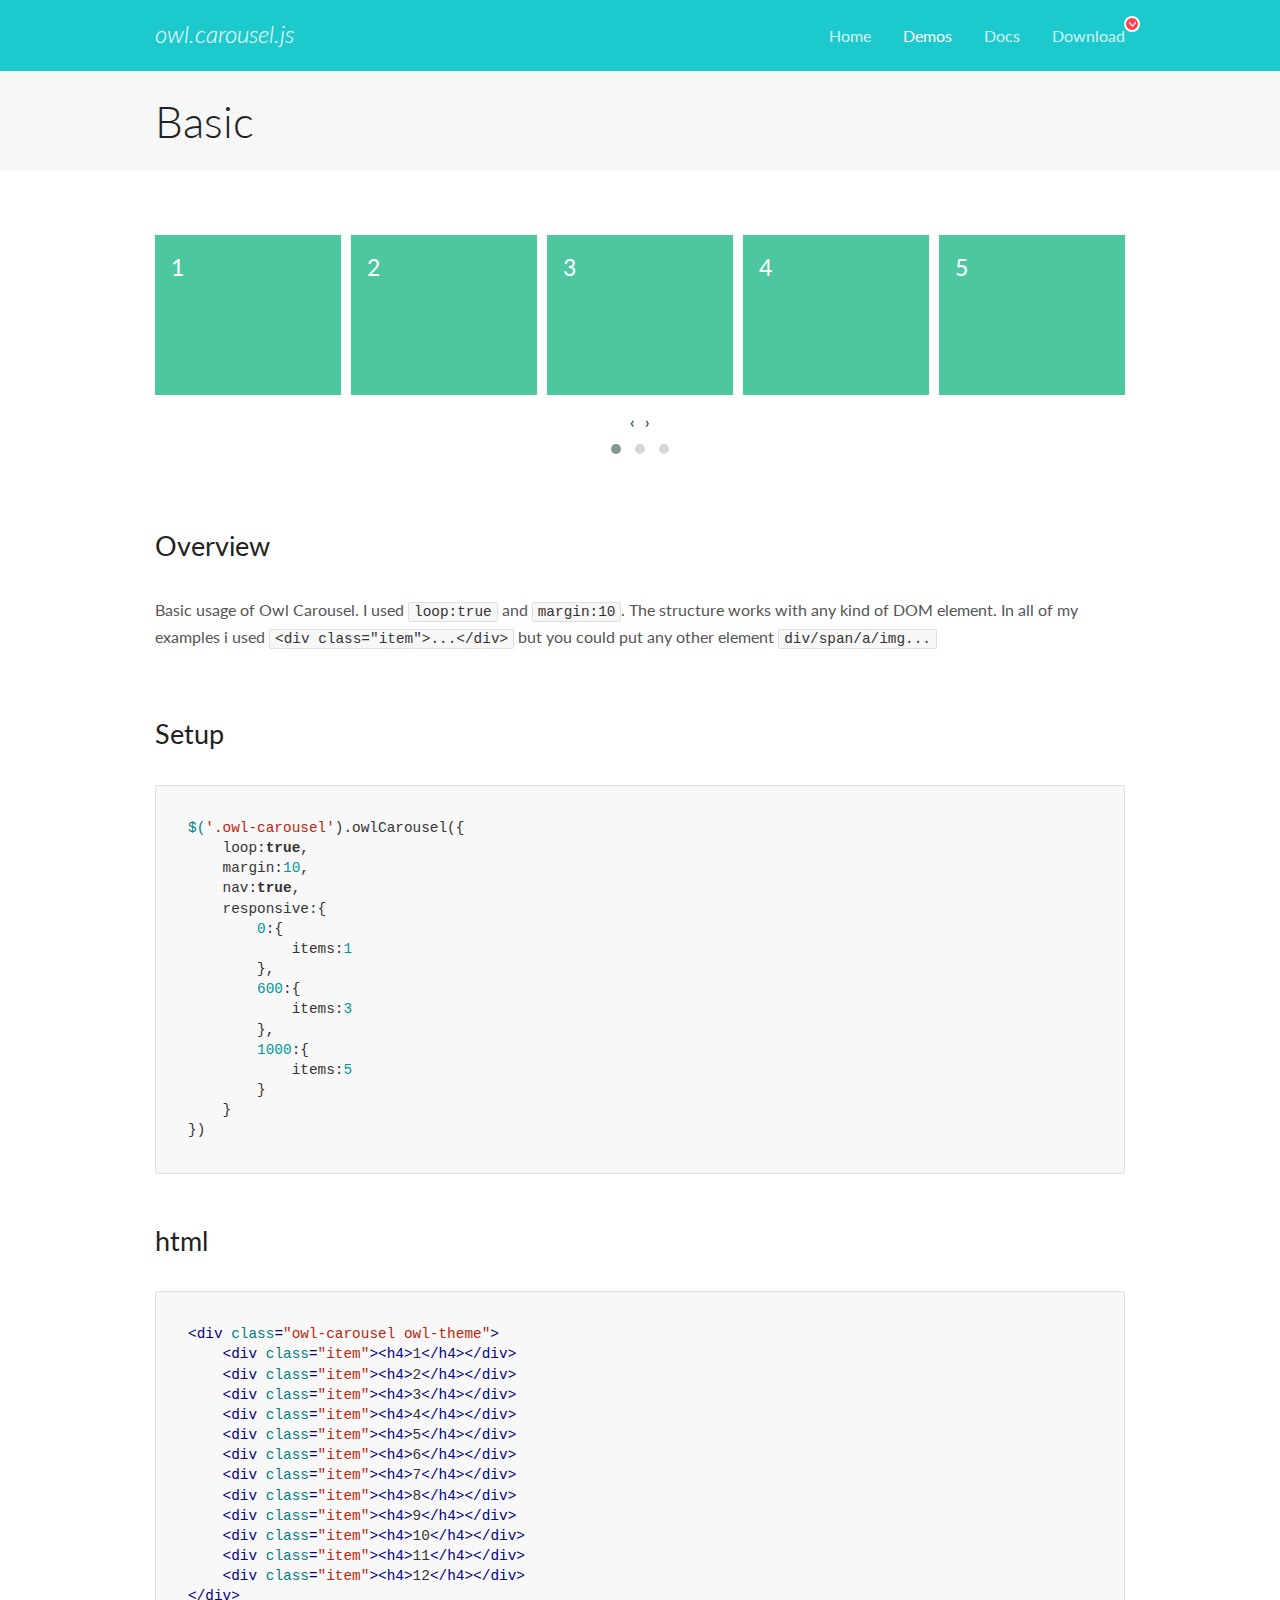
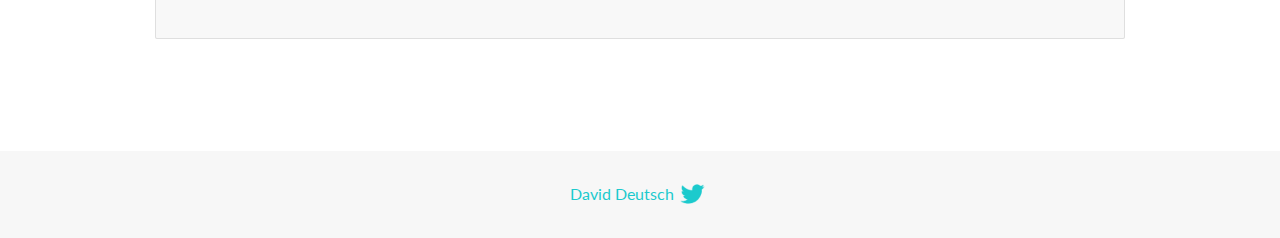
<file: OwlCarousel2-2.3.4/docs/demos/basic.html>
<!DOCTYPE html>
<html lang="en">
  <head>

    <!-- head -->
    <meta charset="utf-8">
    <meta name="msapplication-tap-highlight" content="no" />
    <meta name="viewport" content="width=device-width, initial-scale=1.0" />
    <meta name="description" content="Basic usage demo">
    <meta name="author" content="David Deutsch">
    <title>
      Basic Demo | Owl Carousel | 2.3.4
    </title>

    <!-- Stylesheets -->
    <link href='https://fonts.googleapis.com/css?family=Lato:300,400,700,400italic,300italic' rel='stylesheet' type='text/css'>
    <link rel="stylesheet" href="../assets/css/docs.theme.min.css">

    <!-- Owl Stylesheets -->
    <link rel="stylesheet" href="../assets/owlcarousel/assets/owl.carousel.min.css">
    <link rel="stylesheet" href="../assets/owlcarousel/assets/owl.theme.default.min.css">

    <!-- HTML5 shim and Respond.js IE8 support of HTML5 elements and media queries -->

    <!--[if lt IE 9]>
      <script src="https://oss.maxcdn.com/libs/html5shiv/3.7.0/html5shiv.js"></script>
      <script src="https://oss.maxcdn.com/libs/respond.js/1.3.0/respond.min.js"></script>
    <![endif]-->

    <!-- Favicons -->
    <link rel="apple-touch-icon-precomposed" sizes="144x144" href="../assets/ico/apple-touch-icon-144-precomposed.png">
    <link rel="shortcut icon" href="../assets/ico/favicon.png">
    <link rel="shortcut icon" href="favicon.ico">

    <!-- Yeah i know js should not be in header. Its required for demos.-->

    <!-- javascript -->
    <script src="../assets/vendors/jquery.min.js"></script>
    <script src="../assets/owlcarousel/owl.carousel.js"></script>
  </head>
  <body>

    <!-- header -->
    <header class="header">
      <div class="row">
        <div class="large-12 columns">
          <div class="brand left">
            <h3>
              <a href="/OwlCarousel2/">owl.carousel.js</a> 
            </h3>
          </div>
          <a id="toggle-nav" class="right">
            <span></span> <span></span> <span></span> 
          </a> 
          <div class="nav-bar">
            <ul class="clearfix">
              <li> <a href="/OwlCarousel2/index.html">Home</a>  </li>
              <li class="active">
                <a href="/OwlCarousel2/demos/demos.html">Demos</a> 
              </li>
              <li> <a href="/OwlCarousel2/docs/started-welcome.html">Docs</a>  </li>
              <li>
                <a href="https://github.com/OwlCarousel2/OwlCarousel2/archive/2.3.4.zip">Download</a> 
                <span class="download"></span> 
              </li>
            </ul>
          </div>
        </div>
      </div>
    </header>

    <!-- title -->
    <section class="title">
      <div class="row">
        <div class="large-12 columns">
          <h1>Basic</h1>
        </div>
      </div>
    </section>

    <!--  Demos -->
    <section id="demos">
      <div class="row">
        <div class="large-12 columns">
          <div class="owl-carousel owl-theme">
            <div class="item">
              <h4>1</h4>
            </div>
            <div class="item">
              <h4>2</h4>
            </div>
            <div class="item">
              <h4>3</h4>
            </div>
            <div class="item">
              <h4>4</h4>
            </div>
            <div class="item">
              <h4>5</h4>
            </div>
            <div class="item">
              <h4>6</h4>
            </div>
            <div class="item">
              <h4>7</h4>
            </div>
            <div class="item">
              <h4>8</h4>
            </div>
            <div class="item">
              <h4>9</h4>
            </div>
            <div class="item">
              <h4>10</h4>
            </div>
            <div class="item">
              <h4>11</h4>
            </div>
            <div class="item">
              <h4>12</h4>
            </div>
          </div>
          <h3 id="overview">Overview</h3>
          <p>Basic usage of Owl Carousel. I used <code>loop:true</code> and <code>margin:10</code>. The structure works with any kind of DOM element. In all of my examples i used <code>&lt;div class=&quot;item&quot;&gt;...&lt;/div&gt;</code> but you could
            put any other element <code>div/span/a/img...</code></p>
          <h3 id="setup">Setup</h3>
          <pre><code>$(&#39;.owl-carousel&#39;).owlCarousel({
    loop:true,
    margin:10,
    nav:true,
    responsive:{
        0:{
            items:1
        },
        600:{
            items:3
        },
        1000:{
            items:5
        }
    }
})</code></pre>
          <h3 id="html">html</h3>
          <pre><code>&lt;div class=&quot;owl-carousel owl-theme&quot;&gt;
    &lt;div class=&quot;item&quot;&gt;&lt;h4&gt;1&lt;/h4&gt;&lt;/div&gt;
    &lt;div class=&quot;item&quot;&gt;&lt;h4&gt;2&lt;/h4&gt;&lt;/div&gt;
    &lt;div class=&quot;item&quot;&gt;&lt;h4&gt;3&lt;/h4&gt;&lt;/div&gt;
    &lt;div class=&quot;item&quot;&gt;&lt;h4&gt;4&lt;/h4&gt;&lt;/div&gt;
    &lt;div class=&quot;item&quot;&gt;&lt;h4&gt;5&lt;/h4&gt;&lt;/div&gt;
    &lt;div class=&quot;item&quot;&gt;&lt;h4&gt;6&lt;/h4&gt;&lt;/div&gt;
    &lt;div class=&quot;item&quot;&gt;&lt;h4&gt;7&lt;/h4&gt;&lt;/div&gt;
    &lt;div class=&quot;item&quot;&gt;&lt;h4&gt;8&lt;/h4&gt;&lt;/div&gt;
    &lt;div class=&quot;item&quot;&gt;&lt;h4&gt;9&lt;/h4&gt;&lt;/div&gt;
    &lt;div class=&quot;item&quot;&gt;&lt;h4&gt;10&lt;/h4&gt;&lt;/div&gt;
    &lt;div class=&quot;item&quot;&gt;&lt;h4&gt;11&lt;/h4&gt;&lt;/div&gt;
    &lt;div class=&quot;item&quot;&gt;&lt;h4&gt;12&lt;/h4&gt;&lt;/div&gt;
&lt;/div&gt;</code></pre>
          <script>
            $(document).ready(function() {
              var owl = $('.owl-carousel');
              owl.owlCarousel({
                margin: 10,
                nav: true,
                loop: true,
                responsive: {
                  0: {
                    items: 1
                  },
                  600: {
                    items: 3
                  },
                  1000: {
                    items: 5
                  }
                }
              })
            })
          </script>
        </div>
      </div>
    </section>

    <!-- footer -->
    <footer class="footer">
      <div class="row">
        <div class="large-12 columns">
          <h5>
            <a href="/OwlCarousel2/docs/support-contact.html">David Deutsch</a> 
            <a id="custom-tweet-button" href="https://twitter.com/share?url=https://github.com/OwlCarousel2/OwlCarousel2&text=Owl Carousel - This is so awesome! " target="_blank"></a> 
          </h5>
        </div>
      </div>
    </footer>

    <!-- vendors -->
    <script src="../assets/vendors/highlight.js"></script>
    <script src="../assets/js/app.js"></script>
  </body>
</html>
</file>
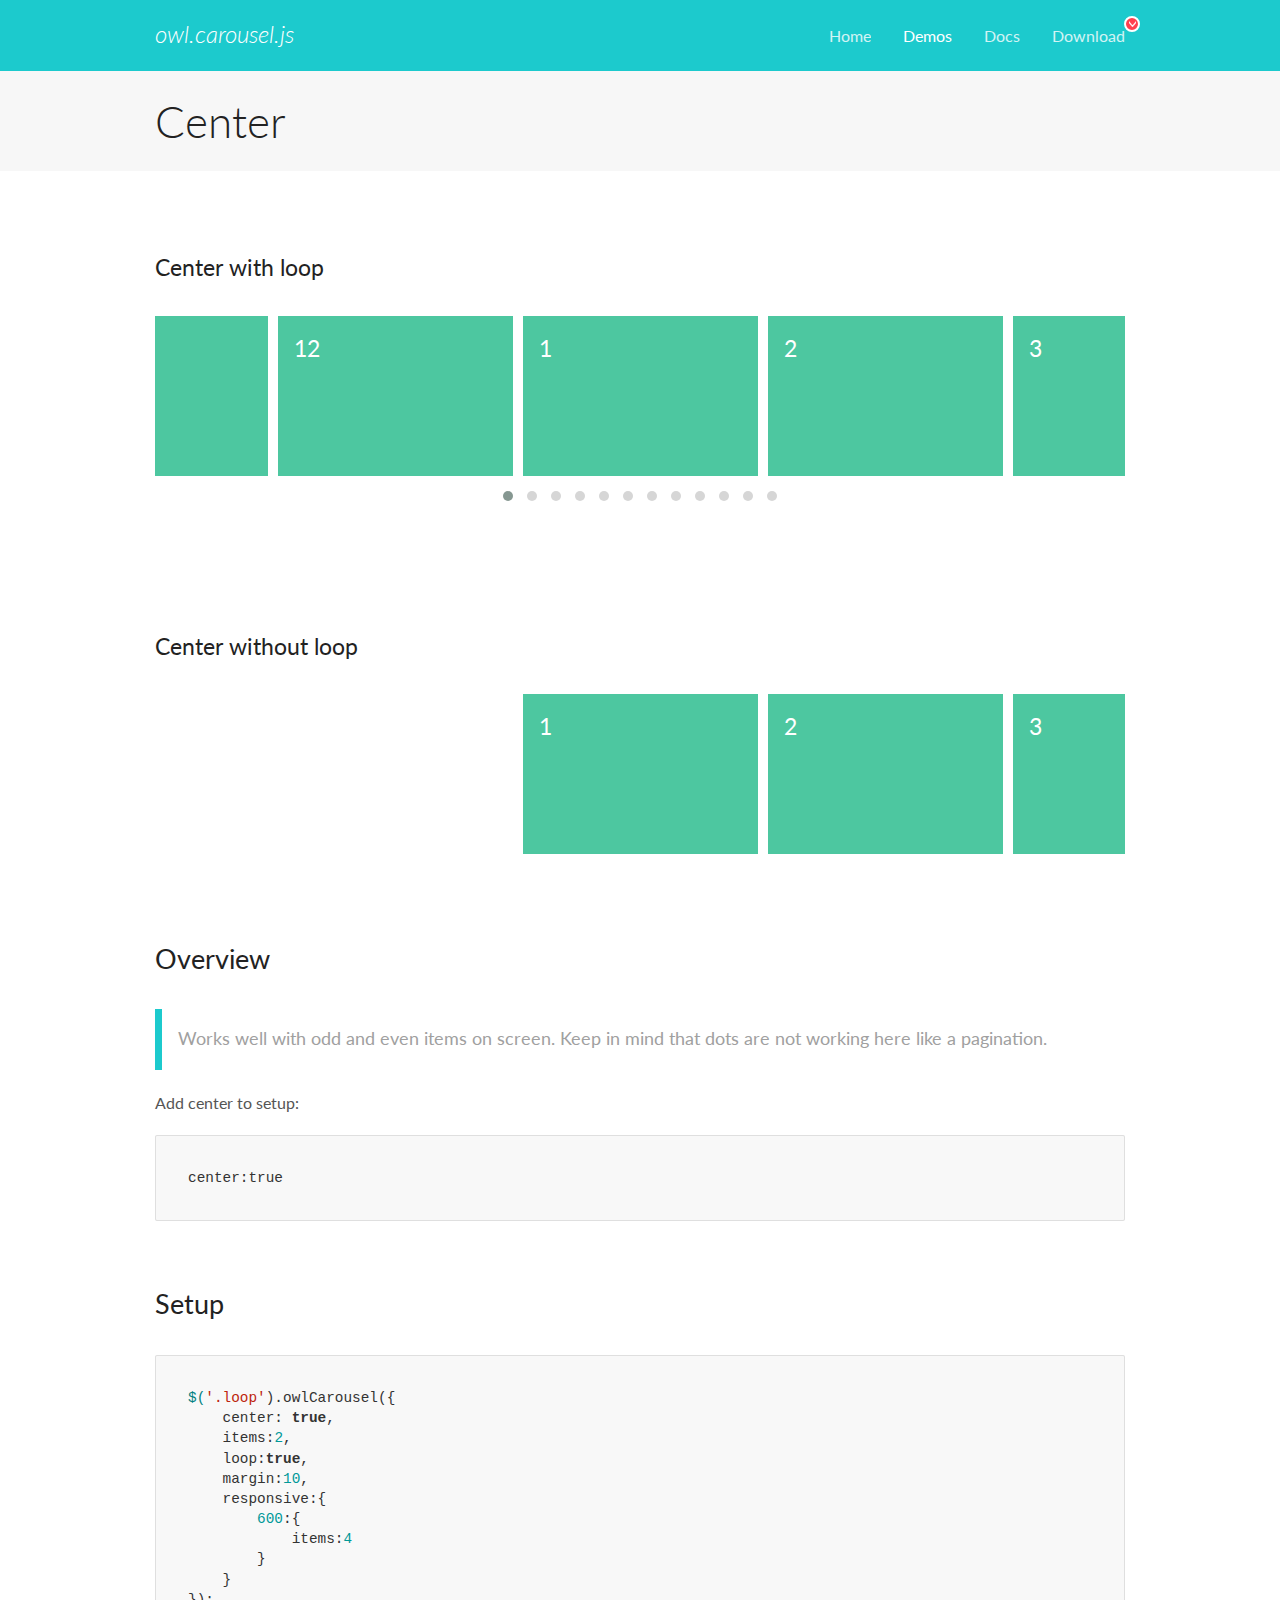
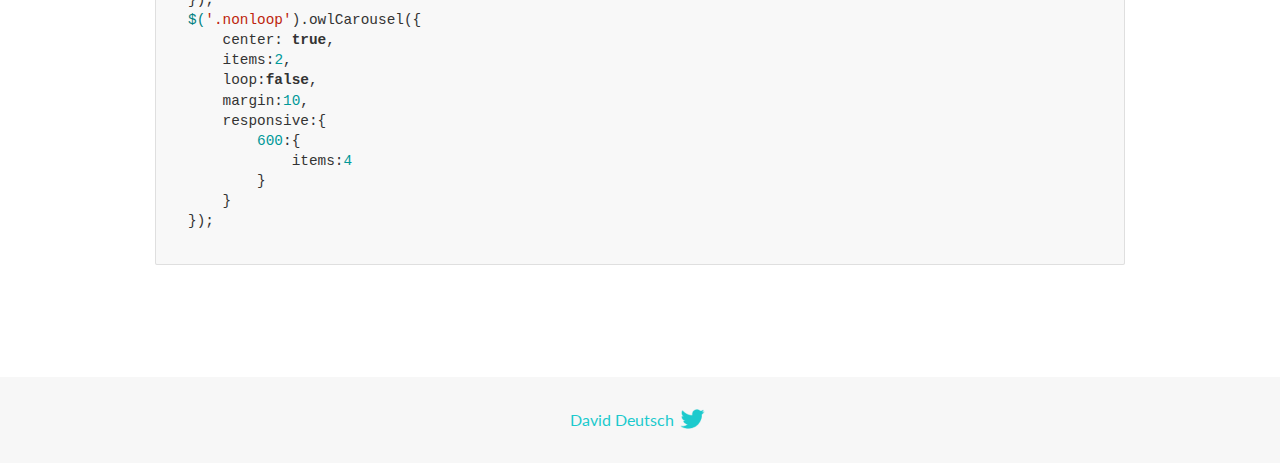
<file: OwlCarousel2-2.3.4/docs/demos/center.html>
<!DOCTYPE html>
<html lang="en">
  <head>

    <!-- head -->
    <meta charset="utf-8">
    <meta name="msapplication-tap-highlight" content="no" />
    <meta name="viewport" content="width=device-width, initial-scale=1.0" />
    <meta name="description" content="Center carousel">
    <meta name="author" content="David Deutsch">
    <title>
      Center Demo | Owl Carousel | 2.3.4
    </title>

    <!-- Stylesheets -->
    <link href='https://fonts.googleapis.com/css?family=Lato:300,400,700,400italic,300italic' rel='stylesheet' type='text/css'>
    <link rel="stylesheet" href="../assets/css/docs.theme.min.css">

    <!-- Owl Stylesheets -->
    <link rel="stylesheet" href="../assets/owlcarousel/assets/owl.carousel.min.css">
    <link rel="stylesheet" href="../assets/owlcarousel/assets/owl.theme.default.min.css">

    <!-- HTML5 shim and Respond.js IE8 support of HTML5 elements and media queries -->

    <!--[if lt IE 9]>
      <script src="https://oss.maxcdn.com/libs/html5shiv/3.7.0/html5shiv.js"></script>
      <script src="https://oss.maxcdn.com/libs/respond.js/1.3.0/respond.min.js"></script>
    <![endif]-->

    <!-- Favicons -->
    <link rel="apple-touch-icon-precomposed" sizes="144x144" href="../assets/ico/apple-touch-icon-144-precomposed.png">
    <link rel="shortcut icon" href="../assets/ico/favicon.png">
    <link rel="shortcut icon" href="favicon.ico">

    <!-- Yeah i know js should not be in header. Its required for demos.-->

    <!-- javascript -->
    <script src="../assets/vendors/jquery.min.js"></script>
    <script src="../assets/owlcarousel/owl.carousel.js"></script>
  </head>
  <body>

    <!-- header -->
    <header class="header">
      <div class="row">
        <div class="large-12 columns">
          <div class="brand left">
            <h3>
              <a href="/OwlCarousel2/">owl.carousel.js</a> 
            </h3>
          </div>
          <a id="toggle-nav" class="right">
            <span></span> <span></span> <span></span> 
          </a> 
          <div class="nav-bar">
            <ul class="clearfix">
              <li> <a href="/OwlCarousel2/index.html">Home</a>  </li>
              <li class="active">
                <a href="/OwlCarousel2/demos/demos.html">Demos</a> 
              </li>
              <li> <a href="/OwlCarousel2/docs/started-welcome.html">Docs</a>  </li>
              <li>
                <a href="https://github.com/OwlCarousel2/OwlCarousel2/archive/2.3.4.zip">Download</a> 
                <span class="download"></span> 
              </li>
            </ul>
          </div>
        </div>
      </div>
    </header>

    <!-- title -->
    <section class="title">
      <div class="row">
        <div class="large-12 columns">
          <h1>Center</h1>
        </div>
      </div>
    </section>

    <!--  Demos -->
    <section id="demos">
      <div class="row">
        <div class="large-12 columns">
          <h4 id="center-with-loop">Center with loop</h4>
          <div class="loop owl-carousel owl-theme">
            <div class="item">
              <h4>1</h4>
            </div>
            <div class="item">
              <h4>2</h4>
            </div>
            <div class="item">
              <h4>3</h4>
            </div>
            <div class="item">
              <h4>4</h4>
            </div>
            <div class="item">
              <h4>5</h4>
            </div>
            <div class="item">
              <h4>6</h4>
            </div>
            <div class="item">
              <h4>7</h4>
            </div>
            <div class="item">
              <h4>8</h4>
            </div>
            <div class="item">
              <h4>9</h4>
            </div>
            <div class="item">
              <h4>10</h4>
            </div>
            <div class="item">
              <h4>11</h4>
            </div>
            <div class="item">
              <h4>12</h4>
            </div>
          </div>
          <br>
          <h4 id="center-without-loop">Center without loop</h4>
          <div class="nonloop owl-carousel">
            <div class="item">
              <h4>1</h4>
            </div>
            <div class="item">
              <h4>2</h4>
            </div>
            <div class="item">
              <h4>3</h4>
            </div>
            <div class="item">
              <h4>4</h4>
            </div>
            <div class="item">
              <h4>5</h4>
            </div>
            <div class="item">
              <h4>6</h4>
            </div>
            <div class="item">
              <h4>7</h4>
            </div>
            <div class="item">
              <h4>8</h4>
            </div>
            <div class="item">
              <h4>9</h4>
            </div>
            <div class="item">
              <h4>10</h4>
            </div>
            <div class="item">
              <h4>11</h4>
            </div>
            <div class="item">
              <h4>12</h4>
            </div>
          </div>
          <h3 id="overview">Overview</h3>
          <blockquote>
            <p>Works well with odd and even items on screen. Keep in mind that dots are not working here like a pagination.</p>
          </blockquote>
          <p>Add center to setup:</p>
          <pre><code>center:true</code></pre>
          <h3 id="setup">Setup</h3>
          <pre><code>$(&#39;.loop&#39;).owlCarousel({
    center: true,
    items:2,
    loop:true,
    margin:10,
    responsive:{
        600:{
            items:4
        }
    }
});
$(&#39;.nonloop&#39;).owlCarousel({
    center: true,
    items:2,
    loop:false,
    margin:10,
    responsive:{
        600:{
            items:4
        }
    }
});</code></pre>
          <script>
            jQuery(document).ready(function($) {
              $('.loop').owlCarousel({
                center: true,
                items: 2,
                loop: true,
                margin: 10,
                responsive: {
                  600: {
                    items: 4
                  }
                }
              });
              $('.nonloop').owlCarousel({
                center: true,
                items: 2,
                loop: false,
                margin: 10,
                responsive: {
                  600: {
                    items: 4
                  }
                }
              });
            });
          </script>
        </div>
      </div>
    </section>

    <!-- footer -->
    <footer class="footer">
      <div class="row">
        <div class="large-12 columns">
          <h5>
            <a href="/OwlCarousel2/docs/support-contact.html">David Deutsch</a> 
            <a id="custom-tweet-button" href="https://twitter.com/share?url=https://github.com/OwlCarousel2/OwlCarousel2&text=Owl Carousel - This is so awesome! " target="_blank"></a> 
          </h5>
        </div>
      </div>
    </footer>

    <!-- vendors -->
    <script src="../assets/vendors/highlight.js"></script>
    <script src="../assets/js/app.js"></script>
  </body>
</html>
</file>
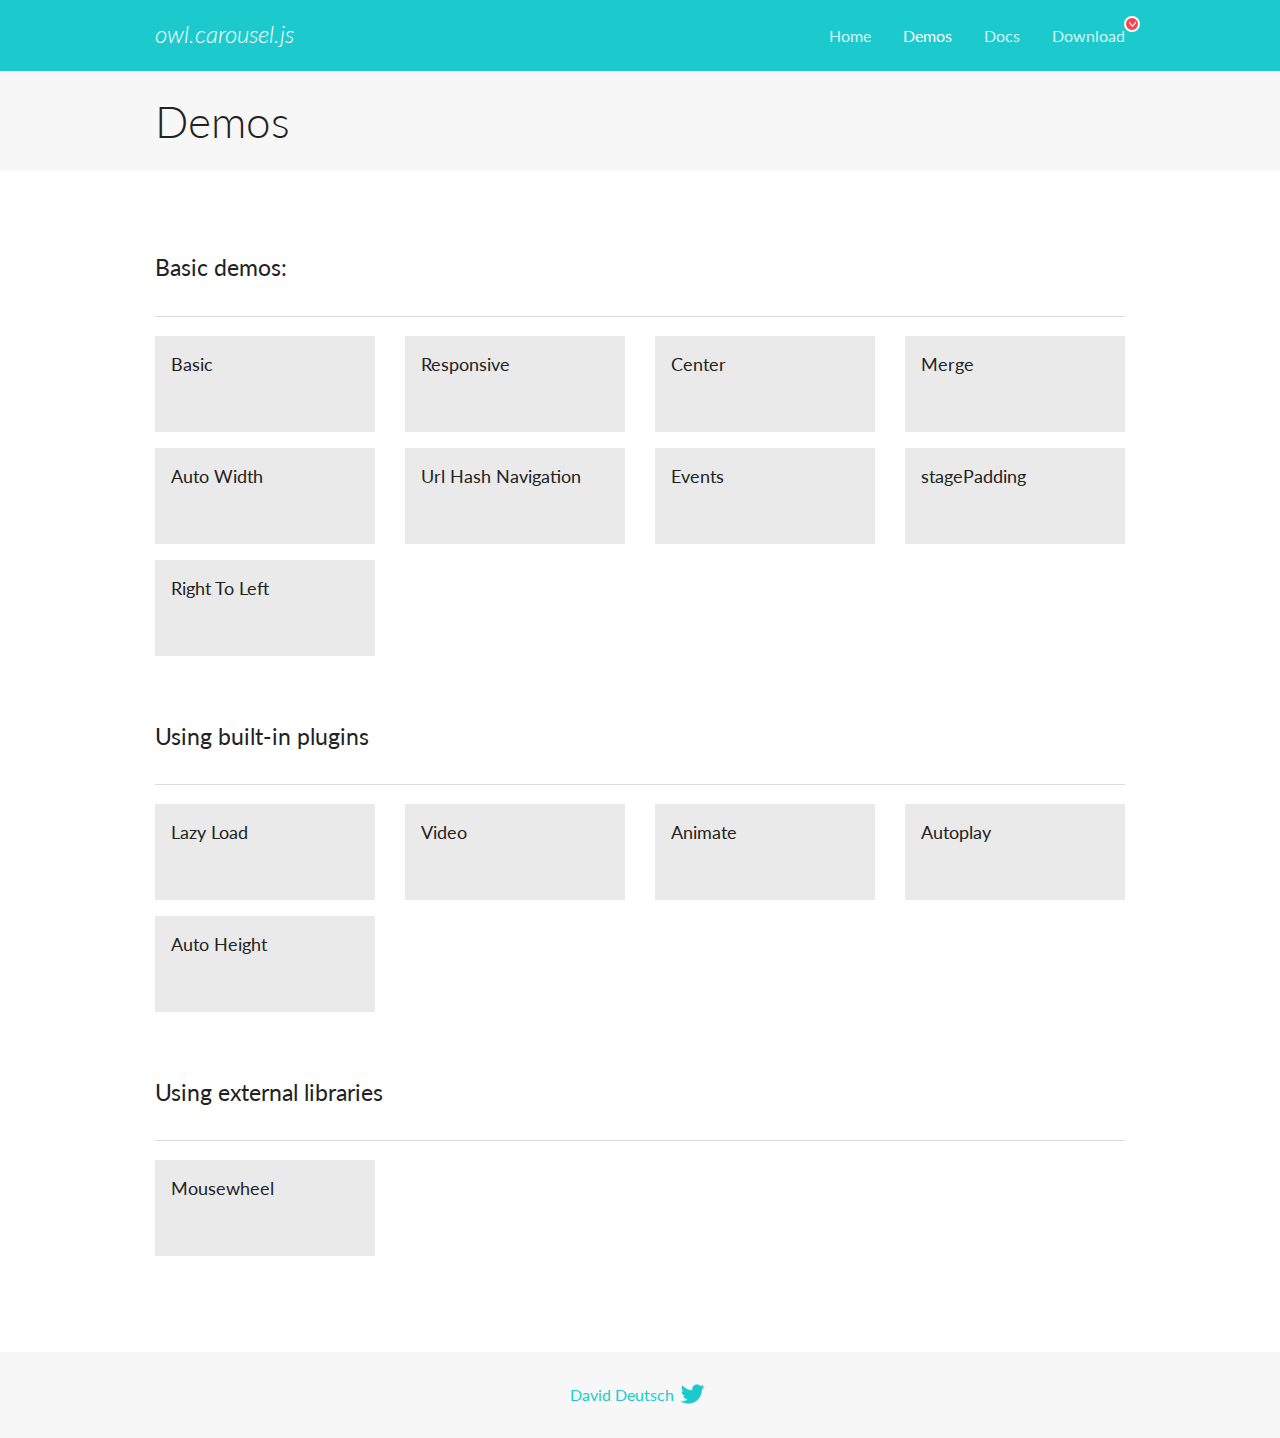
<file: OwlCarousel2-2.3.4/docs/demos/demos.html>
<!DOCTYPE html>
<html lang="en">
  <head>

    <!-- head -->
    <meta charset="utf-8">
    <meta name="msapplication-tap-highlight" content="no" />
    <meta name="viewport" content="width=device-width, initial-scale=1.0" />
    <meta name="description" content="A list of Owl Carousel examples.">
    <meta name="author" content="David Deutsch">
    <title>
      Demos | Owl Carousel | 2.3.4
    </title>

    <!-- Stylesheets -->
    <link href='https://fonts.googleapis.com/css?family=Lato:300,400,700,400italic,300italic' rel='stylesheet' type='text/css'>
    <link rel="stylesheet" href="../assets/css/docs.theme.min.css">

    <!-- Owl Stylesheets -->
    <link rel="stylesheet" href="../assets/owlcarousel/assets/owl.carousel.min.css">
    <link rel="stylesheet" href="../assets/owlcarousel/assets/owl.theme.default.min.css">

    <!-- HTML5 shim and Respond.js IE8 support of HTML5 elements and media queries -->

    <!--[if lt IE 9]>
      <script src="https://oss.maxcdn.com/libs/html5shiv/3.7.0/html5shiv.js"></script>
      <script src="https://oss.maxcdn.com/libs/respond.js/1.3.0/respond.min.js"></script>
    <![endif]-->

    <!-- Favicons -->
    <link rel="apple-touch-icon-precomposed" sizes="144x144" href="../assets/ico/apple-touch-icon-144-precomposed.png">
    <link rel="shortcut icon" href="../assets/ico/favicon.png">
    <link rel="shortcut icon" href="favicon.ico">

    <!-- Yeah i know js should not be in header. Its required for demos.-->

    <!-- javascript -->
    <script src="../assets/vendors/jquery.min.js"></script>
    <script src="../assets/owlcarousel/owl.carousel.js"></script>
  </head>
  <body>

    <!-- header -->
    <header class="header">
      <div class="row">
        <div class="large-12 columns">
          <div class="brand left">
            <h3>
              <a href="/OwlCarousel2/">owl.carousel.js</a> 
            </h3>
          </div>
          <a id="toggle-nav" class="right">
            <span></span> <span></span> <span></span> 
          </a> 
          <div class="nav-bar">
            <ul class="clearfix">
              <li> <a href="/OwlCarousel2/index.html">Home</a>  </li>
              <li class="active">
                <a href="/OwlCarousel2/demos/demos.html">Demos</a> 
              </li>
              <li> <a href="/OwlCarousel2/docs/started-welcome.html">Docs</a>  </li>
              <li>
                <a href="https://github.com/OwlCarousel2/OwlCarousel2/archive/2.3.4.zip">Download</a> 
                <span class="download"></span> 
              </li>
            </ul>
          </div>
        </div>
      </div>
    </header>

    <!-- title -->
    <section class="title">
      <div class="row">
        <div class="large-12 columns">
          <h1>Demos</h1>
        </div>
      </div>
    </section>

    <!--  Demos -->
    <section id="demos">
      <div class="row">
        <div class="large-12 columns">
          <h4 id="basic-demos-">Basic demos:</h4>
          <hr>
          <div class="demo-list">
            <div class="row">
              <div class="small-6 medium-4 large-3 columns">
                <a href="basic.html" class="demo-block">
                  <h5>Basic </h5>
                </a> 
              </div>
              <div class="small-6 medium-4 large-3 columns">
                <a href="responsive.html" class="demo-block">
                  <h5>Responsive </h5>
                </a> 
              </div>
              <div class="small-6 medium-4 large-3 columns">
                <a href="center.html" class="demo-block">
                  <h5>Center </h5>
                </a> 
              </div>
              <div class="small-6 medium-4 large-3 columns">
                <a href="merge.html" class="demo-block">
                  <h5>Merge </h5>
                </a> 
              </div>
              <div class="small-6 medium-4 large-3 columns">
                <a href="autowidth.html" class="demo-block">
                  <h5>Auto Width </h5>
                </a> 
              </div>
              <div class="small-6 medium-4 large-3 columns">
                <a href="urlhashnav.html" class="demo-block">
                  <h5>Url Hash Navigation </h5>
                </a> 
              </div>
              <div class="small-6 medium-4 large-3 columns">
                <a href="events.html" class="demo-block">
                  <h5>Events </h5>
                </a> 
              </div>
              <div class="small-6 medium-4 large-3 columns">
                <a href="stagepadding.html" class="demo-block">
                  <h5>stagePadding </h5>
                </a> 
              </div>
              <div class="small-6 medium-4 large-3 columns">
                <a href="rtl.html" class="demo-block">
                  <h5>Right To Left </h5>
                </a> 
              </div>
            </div>
          </div>
          <h4 id="using-built-in-plugins">Using built-in plugins</h4>
          <hr>
          <div class="demo-list">
            <div class="row">
              <div class="small-6 medium-4 large-3 columns">
                <a href="lazyLoad.html" class="demo-block">
                  <h5>Lazy Load </h5>
                </a> 
              </div>
              <div class="small-6 medium-4 large-3 columns">
                <a href="video.html" class="demo-block">
                  <h5>Video </h5>
                </a> 
              </div>
              <div class="small-6 medium-4 large-3 columns">
                <a href="animate.html" class="demo-block">
                  <h5>Animate </h5>
                </a> 
              </div>
              <div class="small-6 medium-4 large-3 columns">
                <a href="autoplay.html" class="demo-block">
                  <h5>Autoplay </h5>
                </a> 
              </div>
              <div class="small-6 medium-4 large-3 columns">
                <a href="autoheight.html" class="demo-block">
                  <h5>Auto Height </h5>
                </a> 
              </div>
            </div>
          </div>
          <h4 id="using-external-libraries">Using external libraries</h4>
          <hr>
          <div class="demo-list">
            <div class="row">
              <div class="small-6 medium-4 large-3 columns">
                <a href="mousewheel.html" class="demo-block">
                  <h5>Mousewheel </h5>
                </a> 
              </div>
            </div>
          </div>
        </div>
      </div>
    </section>

    <!-- footer -->
    <footer class="footer">
      <div class="row">
        <div class="large-12 columns">
          <h5>
            <a href="/OwlCarousel2/docs/support-contact.html">David Deutsch</a> 
            <a id="custom-tweet-button" href="https://twitter.com/share?url=https://github.com/OwlCarousel2/OwlCarousel2&text=Owl Carousel - This is so awesome! " target="_blank"></a> 
          </h5>
        </div>
      </div>
    </footer>

    <!-- vendors -->
    <script src="../assets/vendors/highlight.js"></script>
    <script src="../assets/js/app.js"></script>
  </body>
</html>
</file>
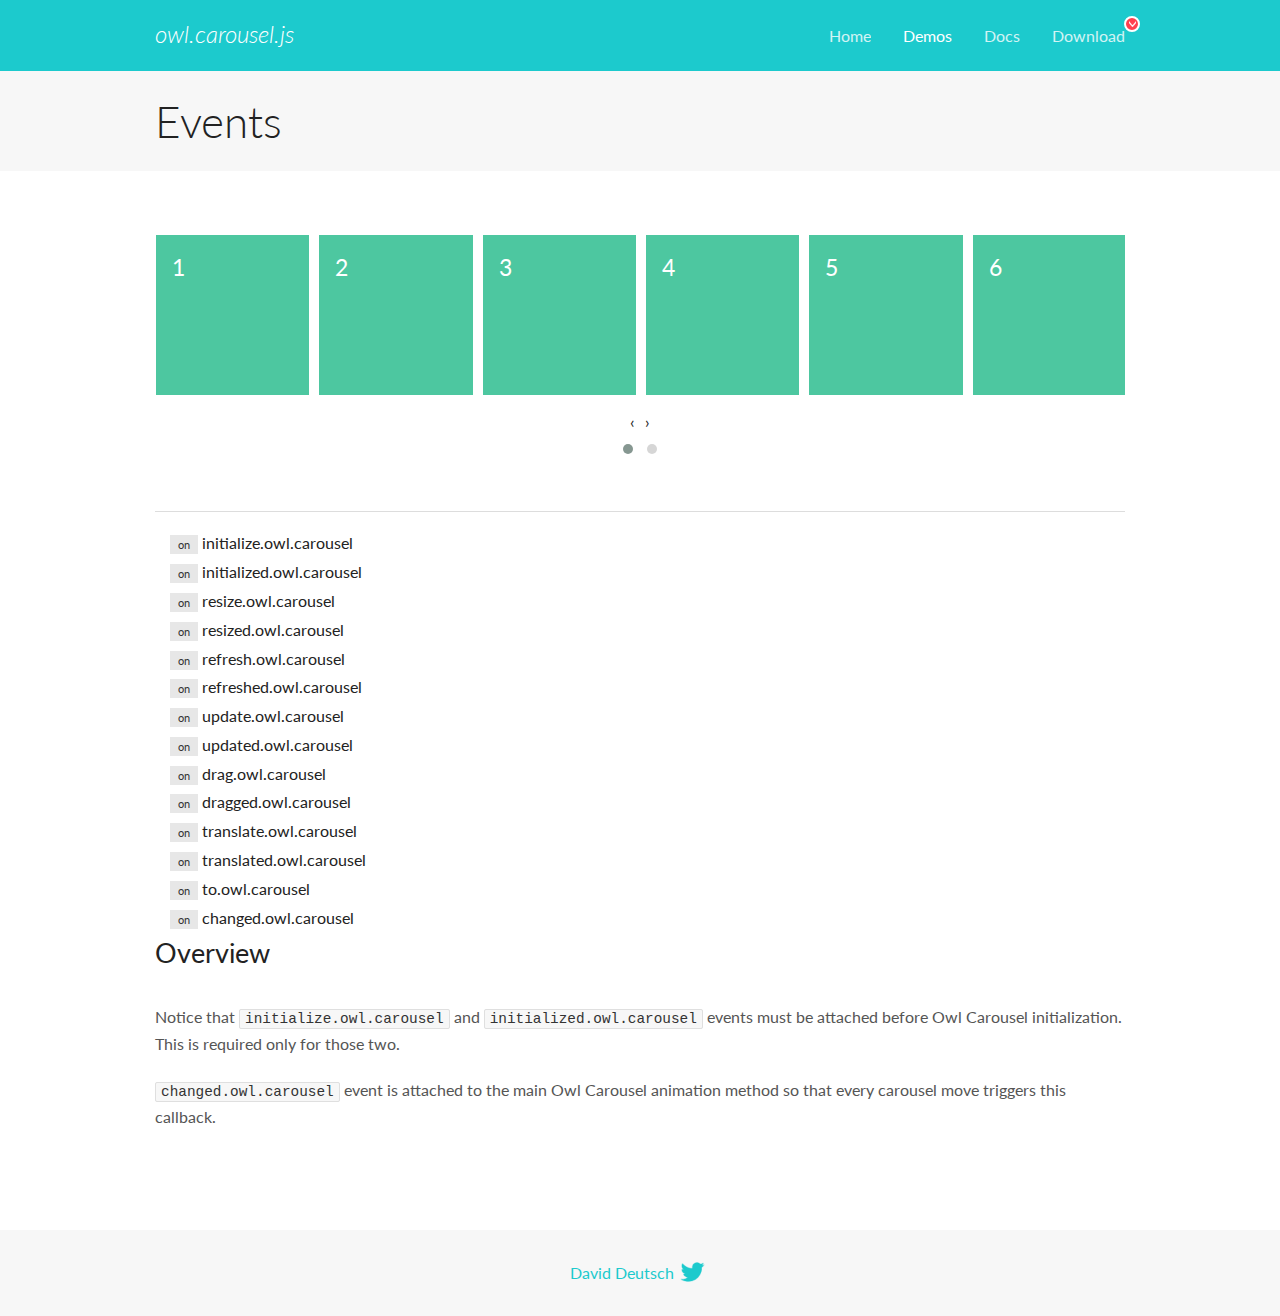
<file: OwlCarousel2-2.3.4/docs/demos/events.html>
<!DOCTYPE html>
<html lang="en">
  <head>

    <!-- head -->
    <meta charset="utf-8">
    <meta name="msapplication-tap-highlight" content="no" />
    <meta name="viewport" content="width=device-width, initial-scale=1.0" />
    <meta name="description" content="Events usage demo">
    <meta name="author" content="David Deutsch">
    <title>
      Events Demo | Owl Carousel | 2.3.4
    </title>

    <!-- Stylesheets -->
    <link href='https://fonts.googleapis.com/css?family=Lato:300,400,700,400italic,300italic' rel='stylesheet' type='text/css'>
    <link rel="stylesheet" href="../assets/css/docs.theme.min.css">

    <!-- Owl Stylesheets -->
    <link rel="stylesheet" href="../assets/owlcarousel/assets/owl.carousel.min.css">
    <link rel="stylesheet" href="../assets/owlcarousel/assets/owl.theme.default.min.css">

    <!-- HTML5 shim and Respond.js IE8 support of HTML5 elements and media queries -->

    <!--[if lt IE 9]>
      <script src="https://oss.maxcdn.com/libs/html5shiv/3.7.0/html5shiv.js"></script>
      <script src="https://oss.maxcdn.com/libs/respond.js/1.3.0/respond.min.js"></script>
    <![endif]-->

    <!-- Favicons -->
    <link rel="apple-touch-icon-precomposed" sizes="144x144" href="../assets/ico/apple-touch-icon-144-precomposed.png">
    <link rel="shortcut icon" href="../assets/ico/favicon.png">
    <link rel="shortcut icon" href="favicon.ico">

    <!-- Yeah i know js should not be in header. Its required for demos.-->

    <!-- javascript -->
    <script src="../assets/vendors/jquery.min.js"></script>
    <script src="../assets/owlcarousel/owl.carousel.js"></script>
  </head>
  <body>

    <!-- header -->
    <header class="header">
      <div class="row">
        <div class="large-12 columns">
          <div class="brand left">
            <h3>
              <a href="/OwlCarousel2/">owl.carousel.js</a> 
            </h3>
          </div>
          <a id="toggle-nav" class="right">
            <span></span> <span></span> <span></span> 
          </a> 
          <div class="nav-bar">
            <ul class="clearfix">
              <li> <a href="/OwlCarousel2/index.html">Home</a>  </li>
              <li class="active">
                <a href="/OwlCarousel2/demos/demos.html">Demos</a> 
              </li>
              <li> <a href="/OwlCarousel2/docs/started-welcome.html">Docs</a>  </li>
              <li>
                <a href="https://github.com/OwlCarousel2/OwlCarousel2/archive/2.3.4.zip">Download</a> 
                <span class="download"></span> 
              </li>
            </ul>
          </div>
        </div>
      </div>
    </header>

    <!-- title -->
    <section class="title">
      <div class="row">
        <div class="large-12 columns">
          <h1>Events</h1>
        </div>
      </div>
    </section>

    <!--  Demos -->
    <section id="demos">
      <div class="row">
        <div class="large-12 columns">
          <div class="owl-carousel owl-theme">
            <div class="item">
              <h4>1</h4>
            </div>
            <div class="item">
              <h4>2</h4>
            </div>
            <div class="item">
              <h4>3</h4>
            </div>
            <div class="item">
              <h4>4</h4>
            </div>
            <div class="item">
              <h4>5</h4>
            </div>
            <div class="item">
              <h4>6</h4>
            </div>
            <div class="item">
              <h4>7</h4>
            </div>
            <div class="item">
              <h4>8</h4>
            </div>
            <div class="item">
              <h4>9</h4>
            </div>
            <div class="item">
              <h4>10</h4>
            </div>
            <div class="item">
              <h4>11</h4>
            </div>
            <div class="item">
              <h4>12</h4>
            </div>
          </div>
          <hr>
          <div class="large-12 columns callbacks">
            <div><span class="label secondary initialize">on</span>  initialize.owl.carousel </div>
            <div><span class="label secondary initialized">on</span>  initialized.owl.carousel </div>
            <div><span class="label secondary resize">on</span>  resize.owl.carousel </div>
            <div><span class="label secondary resized">on</span>  resized.owl.carousel </div>
            <div><span class="label secondary refresh">on</span>  refresh.owl.carousel </div>
            <div><span class="label secondary refreshed">on</span>  refreshed.owl.carousel </div>
            <div><span class="label secondary update">on</span>  update.owl.carousel </div>
            <div><span class="label secondary updated">on</span>  updated.owl.carousel </div>
            <div><span class="label secondary drag">on</span>  drag.owl.carousel </div>
            <div><span class="label secondary dragged">on</span>  dragged.owl.carousel </div>
            <div><span class="label secondary translate">on</span>  translate.owl.carousel </div>
            <div><span class="label secondary translated">on</span>  translated.owl.carousel </div>
            <div><span class="label secondary to">on</span>  to.owl.carousel </div>
            <div><span class="label secondary changed">on</span>  changed.owl.carousel </div>
          </div>
          <h3 id="overview">Overview</h3>
          <p>Notice that <code>initialize.owl.carousel</code> and <code>initialized.owl.carousel</code> events must be attached before Owl Carousel initialization. This is required only for those two.</p>
          <p><code>changed.owl.carousel</code> event is attached to the main Owl Carousel animation method so that every carousel move triggers this callback.</p>
          <script>
            jQuery(document).ready(function($) {
              var owl = $('.owl-carousel');
              owl.on('initialize.owl.carousel initialized.owl.carousel ' +
                'initialize.owl.carousel initialize.owl.carousel ' +
                'resize.owl.carousel resized.owl.carousel ' +
                'refresh.owl.carousel refreshed.owl.carousel ' +
                'update.owl.carousel updated.owl.carousel ' +
                'drag.owl.carousel dragged.owl.carousel ' +
                'translate.owl.carousel translated.owl.carousel ' +
                'to.owl.carousel changed.owl.carousel',
                function(e) {
                  $('.' + e.type)
                    .removeClass('secondary')
                    .addClass('success');
                  window.setTimeout(function() {
                    $('.' + e.type)
                      .removeClass('success')
                      .addClass('secondary');
                  }, 500);
                });
              owl.owlCarousel({
                loop: true,
                nav: true,
                lazyLoad: true,
                margin: 10,
                video: true,
                responsive: {
                  0: {
                    items: 1
                  },
                  600: {
                    items: 3
                  },
                  960: {
                    items: 5,
                  },
                  1200: {
                    items: 6
                  }
                }
              });
            });
          </script>
        </div>
      </div>
    </section>

    <!-- footer -->
    <footer class="footer">
      <div class="row">
        <div class="large-12 columns">
          <h5>
            <a href="/OwlCarousel2/docs/support-contact.html">David Deutsch</a> 
            <a id="custom-tweet-button" href="https://twitter.com/share?url=https://github.com/OwlCarousel2/OwlCarousel2&text=Owl Carousel - This is so awesome! " target="_blank"></a> 
          </h5>
        </div>
      </div>
    </footer>

    <!-- vendors -->
    <script src="../assets/vendors/highlight.js"></script>
    <script src="../assets/js/app.js"></script>
  </body>
</html>
</file>
